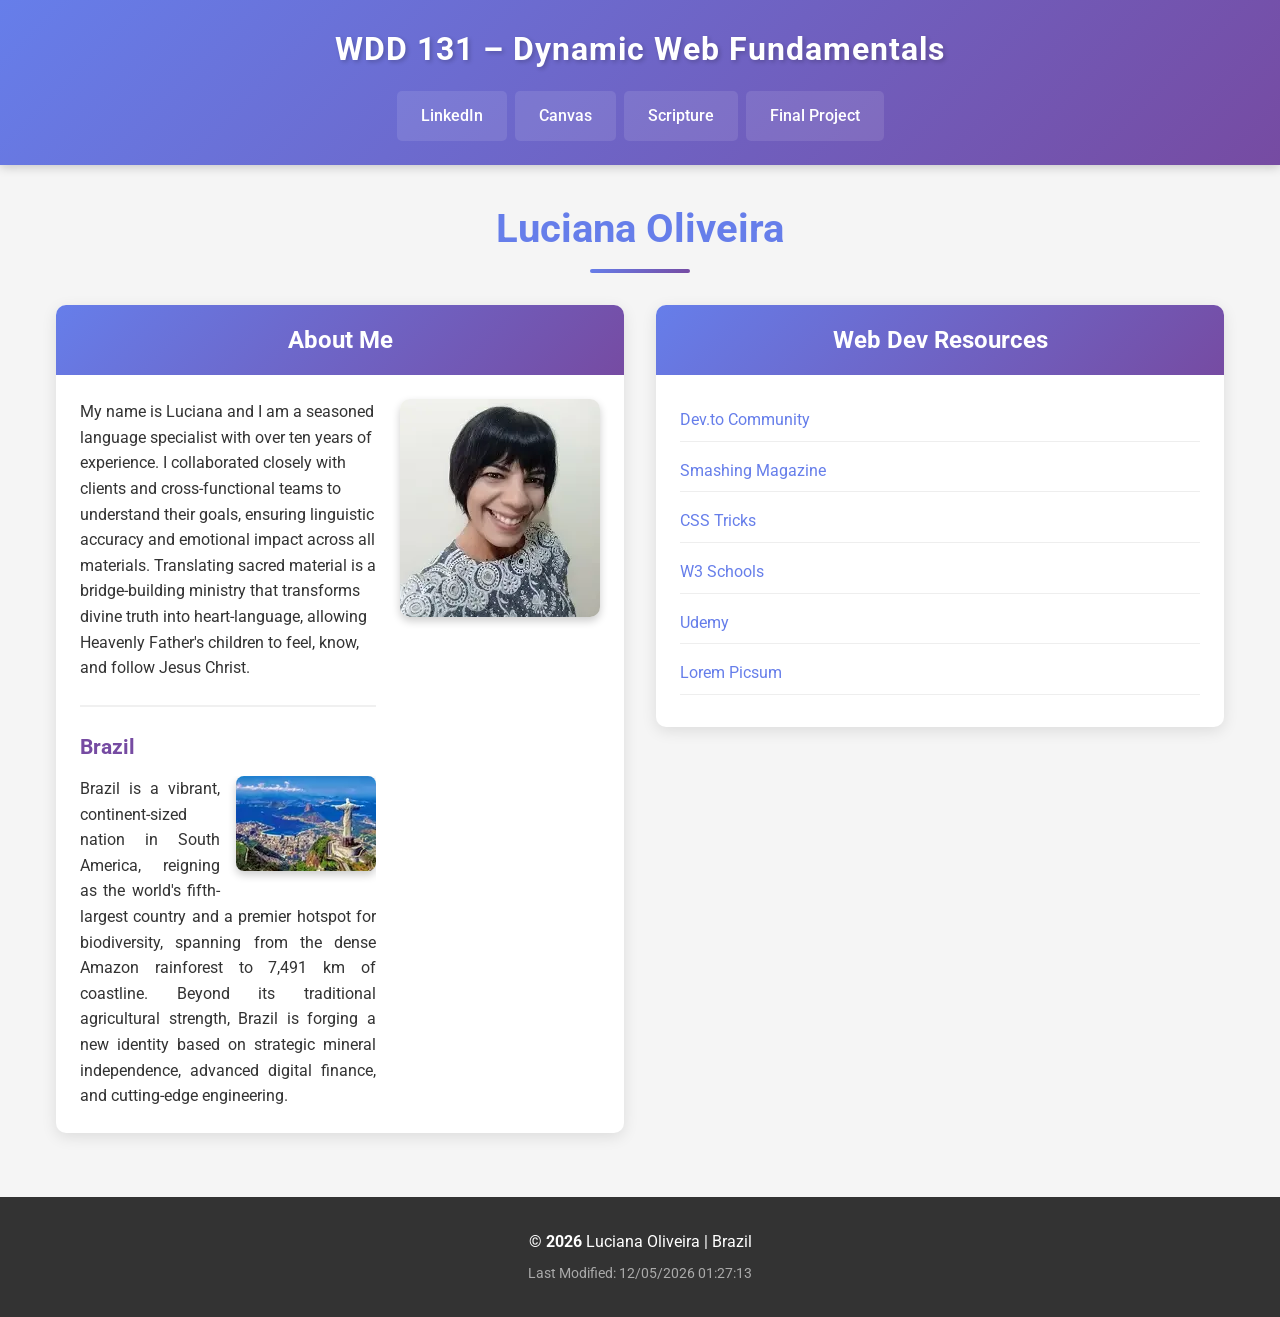
<file: index.html>
<!DOCTYPE html>
<html lang="en">
<head>
    <meta charset="UTF-8">
    <meta name="viewport" content="width=device-width, initial-scale=1.0">
    <title>WDD 131 – Dynamic Web Fundamentals – Luciana Oliveira</title>
    <meta name="description" content="WDD 131 – Dynamic Web Fundamentals - Luciana Oliveira - Keyword summary: web development, HTML, CSS, JavaScript, Brazil, language specialist, translation">
    <meta name="author" content="Luciana Oliveira">
    
    <!-- Google Fonts -->
    <link rel="preconnect" href="https://fonts.googleapis.com">
    <link rel="preconnect" href="https://fonts.gstatic.com" crossorigin>
    <link href="https://fonts.googleapis.com/css2?family=Roboto:wght@300;400;700&display=swap" rel="stylesheet">
    
    <!-- CSS -->
    <link rel="stylesheet" href="styles/base.css">
    
    <!-- JavaScript with defer -->
    <script src="scripts/getdates.js" defer></script>
</head>
<body>
    <header>
        <span id="course-title" class="course-title">WDD 131 – Dynamic Web Fundamentals</span>
        <nav>
            <a href="https://www.linkedin.com/in/luciana-oliveira-1a869325/" target="_blank">LinkedIn</a>
            <a href="https://byupw.instructure.com/" target="_blank">Canvas</a>
            <a href="https://www.churchofjesuschrist.org/study/scriptures/ot/ps/56?lang=eng&id=p3#p3" target="_blank">Scripture</a>
            <a href="#">Final Project</a>
        </nav>
    </header>

    <main>
        <h1>Luciana Oliveira</h1>
        
        <div class="cards-container">
            <!-- About Me Card -->
            <section class="card">
                <h2>About Me</h2>
                <div class="card-content about-card">
                    <div class="text-content">
                        <p>My name is Luciana and I am a seasoned language specialist with over ten years of experience. I collaborated closely with clients and cross-functional teams to understand their goals, ensuring linguistic accuracy and emotional impact across all materials. Translating sacred material is a bridge-building ministry that transforms divine truth into heart-language, allowing Heavenly Father's children to feel, know, and follow Jesus Christ.</p>
                        
                        <!-- Brazil section with image floating to the right -->
                        <div class="brazil-section">
                            <h3>Brazil</h3>
                            <div class="brazil-content">
                                <img src="images/cristo-redentor.webp" alt="Cristo Redentor - Brazil" class="brazil-flag-image" width="140" height="95">
                                <p>Brazil is a vibrant, continent-sized nation in South America, reigning as the world's fifth-largest country and a premier hotspot for biodiversity, spanning from the dense Amazon rainforest to 7,491 km of coastline. Beyond its traditional agricultural strength, Brazil is forging a new identity based on strategic mineral independence, advanced digital finance, and cutting-edge engineering.</p>
                            </div>
                        </div>
                    </div>
                    
                    <!-- Profile image on the right side -->
                    <div class="image-content profile-image">
                        <img src="images/profile.webp" alt="Luciana Oliveira - Language Specialist" width="200" height="218">
                    </div>
                </div>
            </section>

            <!-- Web Dev Resources Card -->
            <section class="card">
                <h2>Web Dev Resources</h2>
                <div class="card-content">
                    <div class="text-content">
                        <ul class="resources-list">
                            <li><a href="https://dev.to/" target="_blank">Dev.to Community</a></li>
                            <li><a href="https://www.smashingmagazine.com/" target="_blank">Smashing Magazine</a></li>
                            <li><a href="https://css-tricks.com/" target="_blank">CSS Tricks</a></li>
                            <li><a href="https://www.w3schools.com/" target="_blank">W3 Schools</a></li>
                            <li><a href="https://www.udemy.com/" target="_blank">Udemy</a></li>
                            <li><a href="https://picsum.photos/" target="_blank">Lorem Picsum</a></li>
                        </ul>
                    </div>
                </div>
            </section>
        </div>
    </main>

    <footer>
        <p>&copy; <span id="currentyear"></span> Luciana Oliveira | Brazil</p>
        <p id="lastModified"></p>
    </footer>
</body>
</html>
</file>
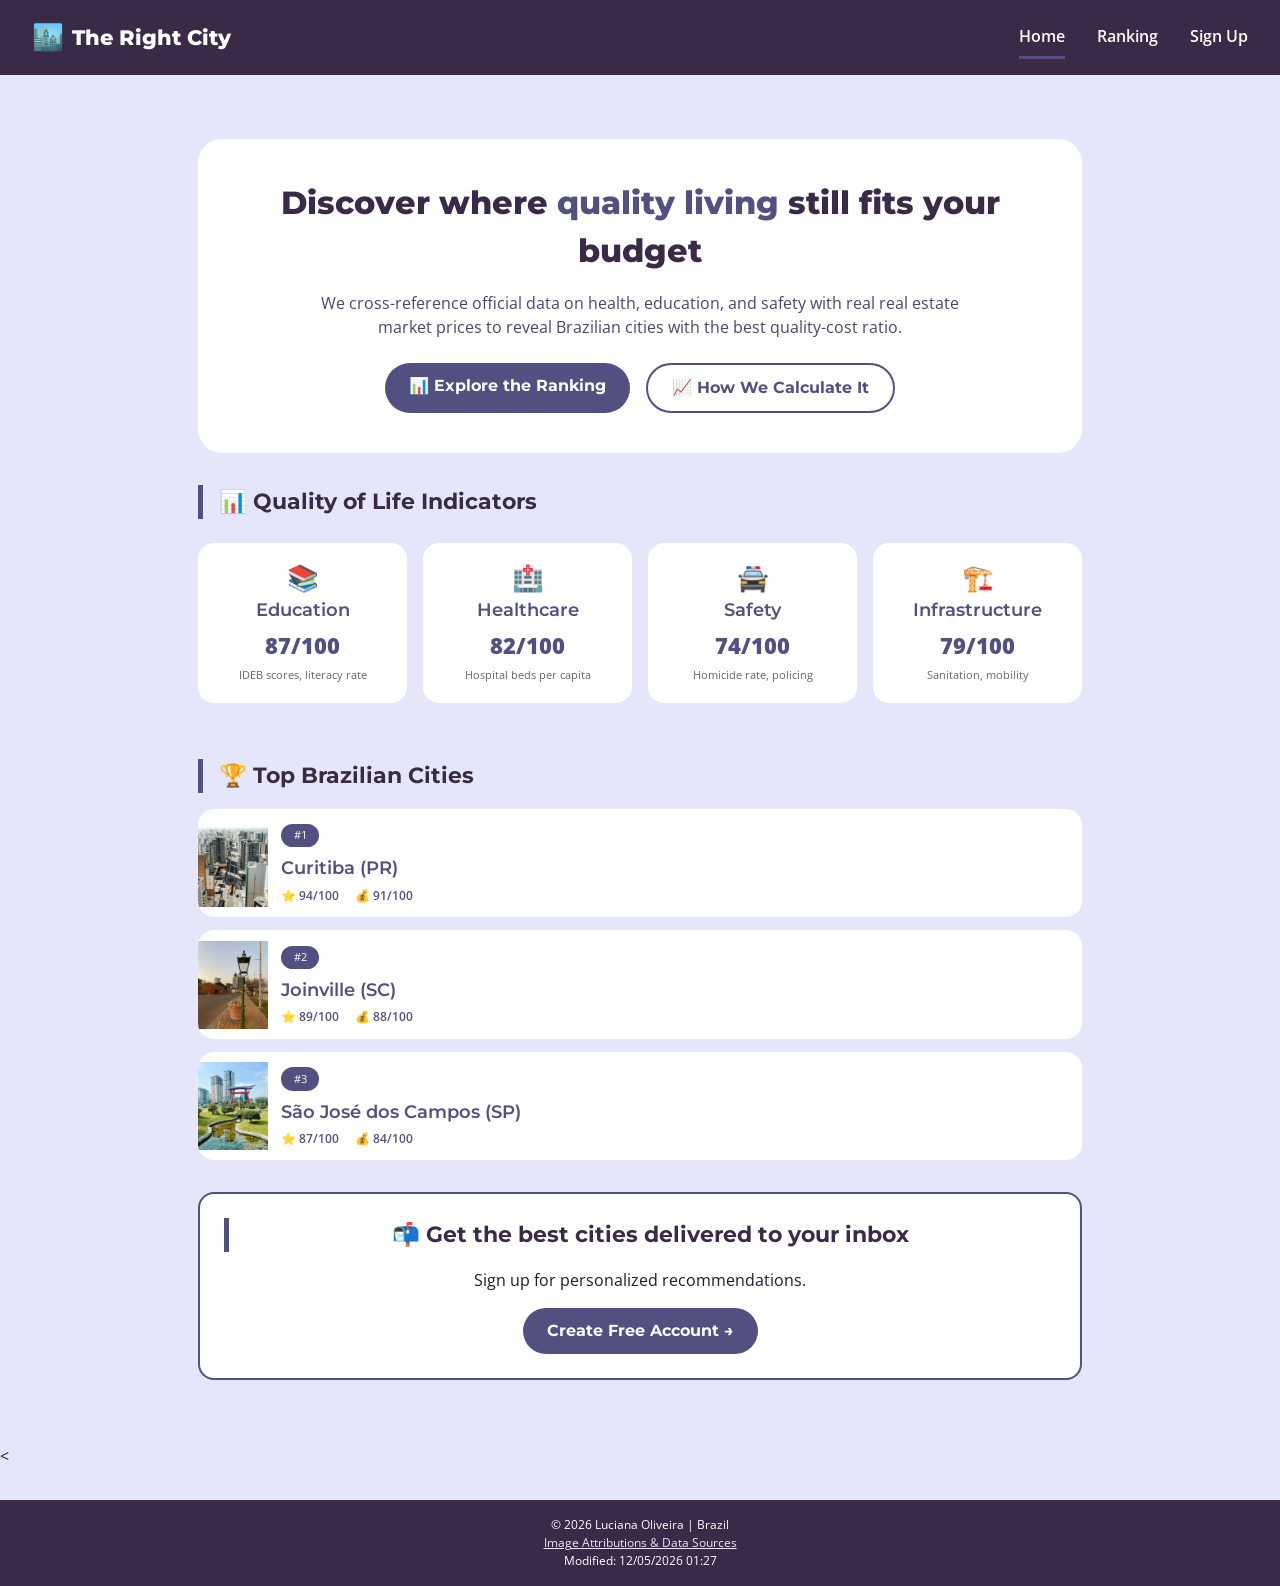
<file: project/index.html>
<!DOCTYPE html>
<html lang="en">
<head>
    <meta charset="UTF-8">
    <meta name="viewport" content="width=device-width, initial-scale=1.0">
    <meta name="author" content="Luciana Oliveira">
    <meta name="description" content="Discover Brazilian cities with the best quality of life and cost-benefit ratio. Data-driven rankings based on health, education, safety, and real estate prices.">
    <meta name="keywords" content="Brazil cities, quality of life, cost benefit, real estate Brazil">
    <!-- bfcache optimization -->
    <meta http-equiv="Cache-Control" content="no-cache, no-store, must-revalidate">
    <meta http-equiv="Pragma" content="no-cache">
    <meta http-equiv="Expires" content="0">
    <title>The Right City | Find Your Perfect Brazilian City</title>
    
    
    <link rel="preconnect" href="https://fonts.googleapis.com">
    <link rel="preconnect" href="https://fonts.gstatic.com" crossorigin>
    
    <!-- Load CSS first -->
    <link rel="stylesheet" href="styles/theright-city.css">
    
  
    <link rel="stylesheet" href="https://fonts.googleapis.com/css2?family=Montserrat:wght@400;500;600;700;800&family=Open+Sans:wght@400;500;600;700&display=swap" media="print" onload="this.media='all'">
    <noscript>
        <link href="https://fonts.googleapis.com/css2?family=Montserrat:wght@400;500;600;700;800&family=Open+Sans:wght@400;500;600;700&display=swap" rel="stylesheet">
    </noscript>
    
    <script src="scripts/theright-city.js" defer></script>
</head>
<body>
    <header>
        <div class="nav-container">
            <a href="index.html" class="logo" aria-label="The Right City Home">
                <span aria-hidden="true">🏙️</span> The Right City
            </a>
            <nav class="nav-links" aria-label="Main navigation">
                <a href="index.html" aria-current="page">Home</a>
                <a href="ranking.html">Ranking</a>
                <a href="signup.html">Sign Up</a>
            </nav>
        </div>
    </header>

    <main class="container" id="main-content">
        <div class="hero">
            <div class="hero-content">
                <h1>Discover where <span class="highlight-text">quality living</span> still fits your budget</h1>
                <p>We cross-reference official data on health, education, and safety with real real estate market prices to reveal Brazilian cities with the best quality-cost ratio.</p>
                <div class="hero-buttons">
                    <a href="ranking.html" class="btn btn-primary">📊 Explore the Ranking</a>
                    <a href="#" class="btn btn-outline" id="howItWorksBtn" aria-label="Learn how we calculate rankings" aria-expanded="false" aria-controls="explanationSection">📈 How We Calculate It</a>
                </div>
            </div>
        </div>

        <h2>📊 Quality of Life Indicators</h2>
        <div class="cards-grid" id="indicatorsContainer" aria-label="Quality indicators cards"></div>

        <div id="explanationSection" class="explanation-section" aria-label="Explanation of calculation methodology">
            <h2>📊 How We Calculate It</h2>
            <div class="explanation-grid">
                <div class="explanation-card">
                    <h3>📚 Education</h3>
                    <p class="explanation-text">IDEB scores, literacy rate</p>
                </div>
                <div class="explanation-card">
                    <h3>🏥 Healthcare</h3>
                    <p class="explanation-text">Hospital beds per capita</p>
                </div>
                <div class="explanation-card">
                    <h3>🚔 Safety</h3>
                    <p class="explanation-text">Homicide rate, policing</p>
                </div>
                <div class="explanation-card">
                    <h3>🏗️ Infrastructure</h3>
                    <p class="explanation-text">Sanitation, mobility</p>
                </div>
                <div class="explanation-card">
                    <h3>💰 Cost-Benefit</h3>
                    <p class="explanation-text">Rent prices, property values</p>
                </div>
            </div>
            <p class="explanation-footer"><strong>Data sources:</strong> IBGE, INEP, Ministry of Health</p>
        </div>

        <h2>🏆 Top Brazilian Cities</h2>
        <div id="topCitiesPreview" aria-label="Preview of top ranked cities"></div>

        <div class="cta-box">
            <h2>📬 Get the best cities delivered to your inbox</h2>
            <p>Sign up for personalized recommendations.</p>
            <a href="signup.html" class="btn btn-primary cta-button" aria-label="Create free account">Create Free Account →</a>
        </div>
    </main>

    <<footer>
        <p>&copy; <span id="currentyear"></span> Luciana Oliveira | Brazil</p>
        <p><a href="attribution.html">Image Attributions &amp; Data Sources</a></p>
        <p id="lastModified"></p>
    </footer>
</body>
</html>
</file>
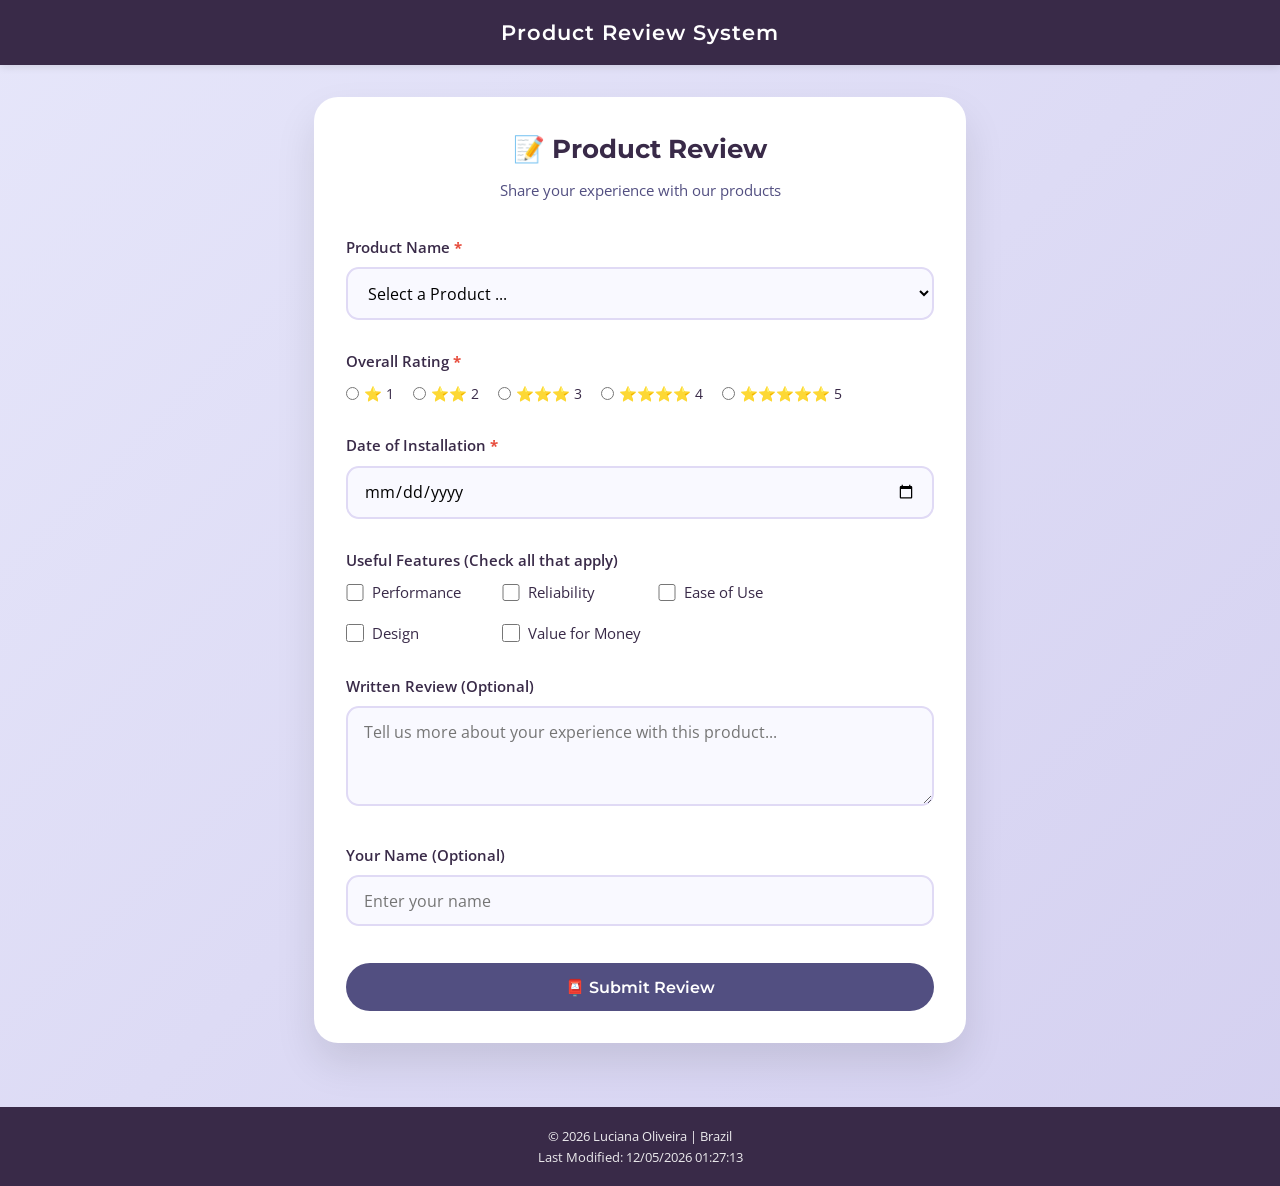
<file: form.html>
<!DOCTYPE html>
<html lang="en">
<head>
    <meta charset="UTF-8">
    <meta name="viewport" content="width=device-width, initial-scale=1.0">
    <meta name="author" content="Luciana Oliveira">
    <meta name="description" content="Product review form - Share your feedback on our products">
    <title>Product Review Form</title>
    <link rel="preconnect" href="https://fonts.googleapis.com">
    <link rel="preconnect" href="https://fonts.gstatic.com" crossorigin>
    <link href="https://fonts.googleapis.com/css2?family=Montserrat:wght@400;500;600;700;800&family=Open+Sans:wght@400;500;600;700&display=swap" rel="stylesheet">
    <link rel="stylesheet" href="styles/form.css">
</head>
<body>
    <!-- Header element - required by validator, minimal design -->
    <header>
        <div class="header-container">
            <h1 class="header-title">Product Review System</h1>
        </div>
    </header>

    <main class="container">
        <div class="form-card">
            <h2>📝 Product Review</h2>
            <p class="subtitle">Share your experience with our products</p>
            
            <form id="reviewForm" method="get" action="review.html">
                <!-- Product Name - Select element -->
                <div class="form-group">
                    <label for="productName" class="required-label">Product Name</label>
                    <select id="productName" name="productName" required>
                        <option value="" disabled selected>Select a Product ...</option>
                    </select>
                </div>
                
                <!-- Overall Rating - Radio buttons (1-5 stars) -->
                <div class="form-group">
                    <label class="required-label">Overall Rating</label>
                    <div class="rating-simple">
                        <div class="rating-item">
                            <input type="radio" id="rating1" name="rating" value="1" required>
                            <label for="rating1">⭐ 1</label>
                        </div>
                        <div class="rating-item">
                            <input type="radio" id="rating2" name="rating" value="2" required>
                            <label for="rating2">⭐⭐ 2</label>
                        </div>
                        <div class="rating-item">
                            <input type="radio" id="rating3" name="rating" value="3" required>
                            <label for="rating3">⭐⭐⭐ 3</label>
                        </div>
                        <div class="rating-item">
                            <input type="radio" id="rating4" name="rating" value="4" required>
                            <label for="rating4">⭐⭐⭐⭐ 4</label>
                        </div>
                        <div class="rating-item">
                            <input type="radio" id="rating5" name="rating" value="5" required>
                            <label for="rating5">⭐⭐⭐⭐⭐ 5</label>
                        </div>
                    </div>
                </div>
                
                <!-- Date of Installation -->
                <div class="form-group">
                    <label for="installDate" class="required-label">Date of Installation</label>
                    <input type="date" id="installDate" name="installDate" required>
                </div>
                
                <!-- Useful Features - Checkboxes -->
                <div class="form-group">
                    <label>Useful Features (Check all that apply)</label>
                    <div class="checkbox-group">
                        <div class="checkbox-option">
                            <input type="checkbox" id="featurePerformance" name="features" value="performance">
                            <label for="featurePerformance">Performance</label>
                        </div>
                        <div class="checkbox-option">
                            <input type="checkbox" id="featureReliability" name="features" value="reliability">
                            <label for="featureReliability">Reliability</label>
                        </div>
                        <div class="checkbox-option">
                            <input type="checkbox" id="featureEaseOfUse" name="features" value="easeOfUse">
                            <label for="featureEaseOfUse">Ease of Use</label>
                        </div>
                        <div class="checkbox-option">
                            <input type="checkbox" id="featureDesign" name="features" value="design">
                            <label for="featureDesign">Design</label>
                        </div>
                        <div class="checkbox-option">
                            <input type="checkbox" id="featureValue" name="features" value="value">
                            <label for="featureValue">Value for Money</label>
                        </div>
                    </div>
                </div>
                
                <!-- Written Review - Textarea -->
                <div class="form-group">
                    <label for="writtenReview">Written Review (Optional)</label>
                    <textarea id="writtenReview" name="writtenReview" placeholder="Tell us more about your experience with this product..."></textarea>
                </div>
                
                <!-- User Name - Text input -->
                <div class="form-group">
                    <label for="userName">Your Name (Optional)</label>
                    <input type="text" id="userName" name="userName" placeholder="Enter your name">
                </div>
                
                <!-- Submit Button -->
                <button type="submit" class="submit-btn">📮 Submit Review</button>
            </form>
        </div>
    </main>
    
    <footer>
        <p>&copy; <span id="currentyear"></span> Luciana Oliveira | Brazil</p>
        <p id="lastModified"></p>
    </footer>
    
    <script src="scripts/form.js"></script>
</body>
</html>
</file>
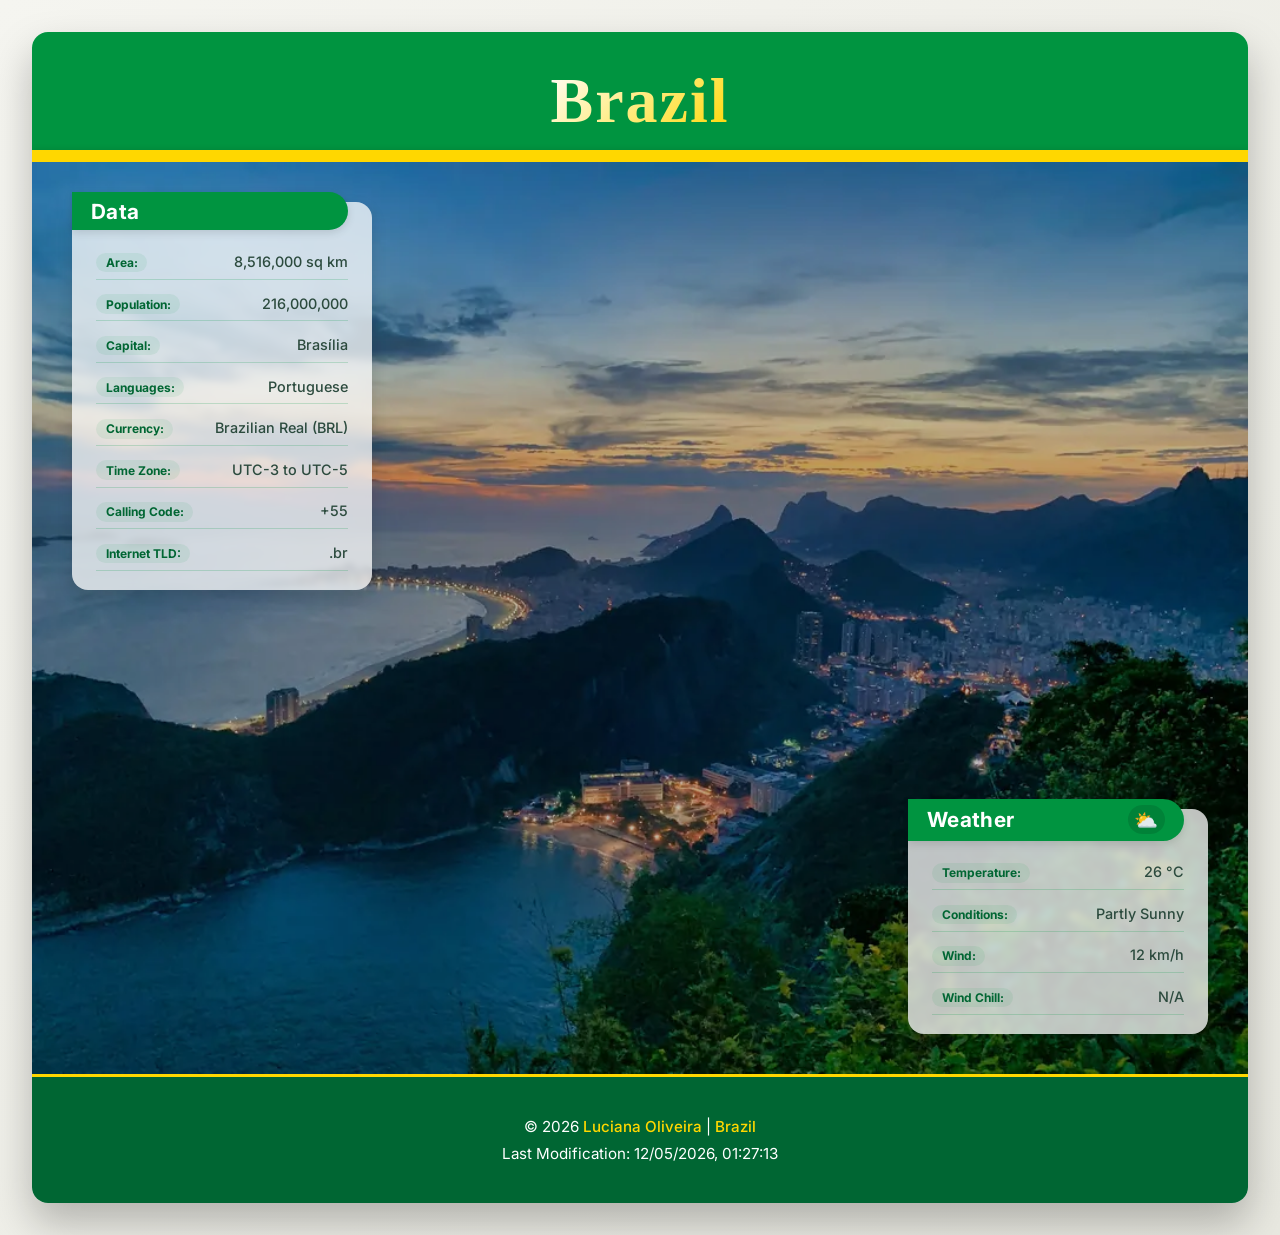
<file: place.html>
<!DOCTYPE html>
<html lang="en">
<head>
  <meta charset="UTF-8">
  <meta name="viewport" content="width=device-width, initial-scale=1.0">
  <title>Brazil | Country Page</title>
  <meta name="description" content="Discover Brazil: vibrant culture, stunning landscapes, and the rhythm of samba.">
  <link rel="stylesheet" href="styles/place.css">
  <link href="https://fonts.googleapis.com/css2?family=Inter:opsz,wght@14..32,300;14..32,400;14..32,600;14..32,700&display=swap" rel="stylesheet">
</head>
<body>
  <div class="country-container">
    <!-- Header with green strip and yellow border -->
    <header class="page-header">
      <h1>Brazil</h1>
      <div class="yellow-border"></div>
    </header>

    <!-- Hero section with individually positioned boxes -->
    <div class="hero-section">
      <picture class="hero-image">
        <source srcset="images/rio_de_janeiro.webp" media="(max-width: 640px)">
        <source srcset="images/rio_de_janeiro.webp" media="(max-width: 1024px)">
        <source srcset="images/rio_de_janeiro.webp">
        <img src="images/rio_de_janeiro.webp" alt="Rio de Janeiro with Sugarloaf Mountain" loading="eager">
      </picture>
      
      <div class="overlay-content">
        <!-- Data Section - positioned top-left -->
        <div class="data-card">
          <h2>Data</h2>
          <div class="info-list">
            <div class="info-item">
              <span class="info-label">Area:</span>
              <span class="info-value">8,516,000 sq km</span>
            </div>
            <div class="info-item">
              <span class="info-label">Population:</span>
              <span class="info-value">216,000,000</span>
            </div>
            <div class="info-item">
              <span class="info-label">Capital:</span>
              <span class="info-value">Brasília</span>
            </div>
            <div class="info-item">
              <span class="info-label">Languages:</span>
              <span class="info-value">Portuguese</span>
            </div>
            <div class="info-item">
              <span class="info-label">Currency:</span>
              <span class="info-value">Brazilian Real (BRL)</span>
            </div>
            <div class="info-item">
              <span class="info-label">Time Zone:</span>
              <span class="info-value">UTC-3 to UTC-5</span>
            </div>
            <div class="info-item">
              <span class="info-label">Calling Code:</span>
              <span class="info-value">+55</span>
            </div>
            <div class="info-item">
              <span class="info-label">Internet TLD:</span>
              <span class="info-value">.br</span>
            </div>
          </div>
        </div>

        <!-- Weather Section - positioned bottom-right -->
        <div class="weather-card">
          <h2>
            Weather
            <!-- Mobile SVG icon (visible on mobile only) -->
            <span class="mobile-weather-icon">
              <img src="images/weather-svgrepo-com.svg" alt="weather icon" width="28" height="28">
            </span>
          </h2>
          <div class="info-list">
            <div class="info-item">
              <span class="info-label">Temperature:</span>
              <span class="info-value" id="temperature">26 °C</span>
            </div>
            <div class="info-item">
              <span class="info-label">Conditions:</span>
              <span class="info-value">Partly Sunny</span>
            </div>
            <div class="info-item">
              <span class="info-label">Wind:</span>
              <span class="info-value" id="wind-speed">12 km/h</span>
            </div>
            <div class="info-item">
              <span class="info-label">Wind Chill:</span>
              <span class="info-value" id="wind-chill">--</span>
            </div>
          </div>
        </div>
      </div>
    </div>

    <!-- Footer -->
    <footer class="page-footer">
      <p>© <span id="current-year"></span> <a href="#">Luciana Oliveira</a> | <a href="#">Brazil</a></p>
      <p>Last Modification: <span id="last-modified"></span></p>
    </footer>
  </div>

  <script src="scripts/place.js" defer></script>
</body>
</html>
</file>
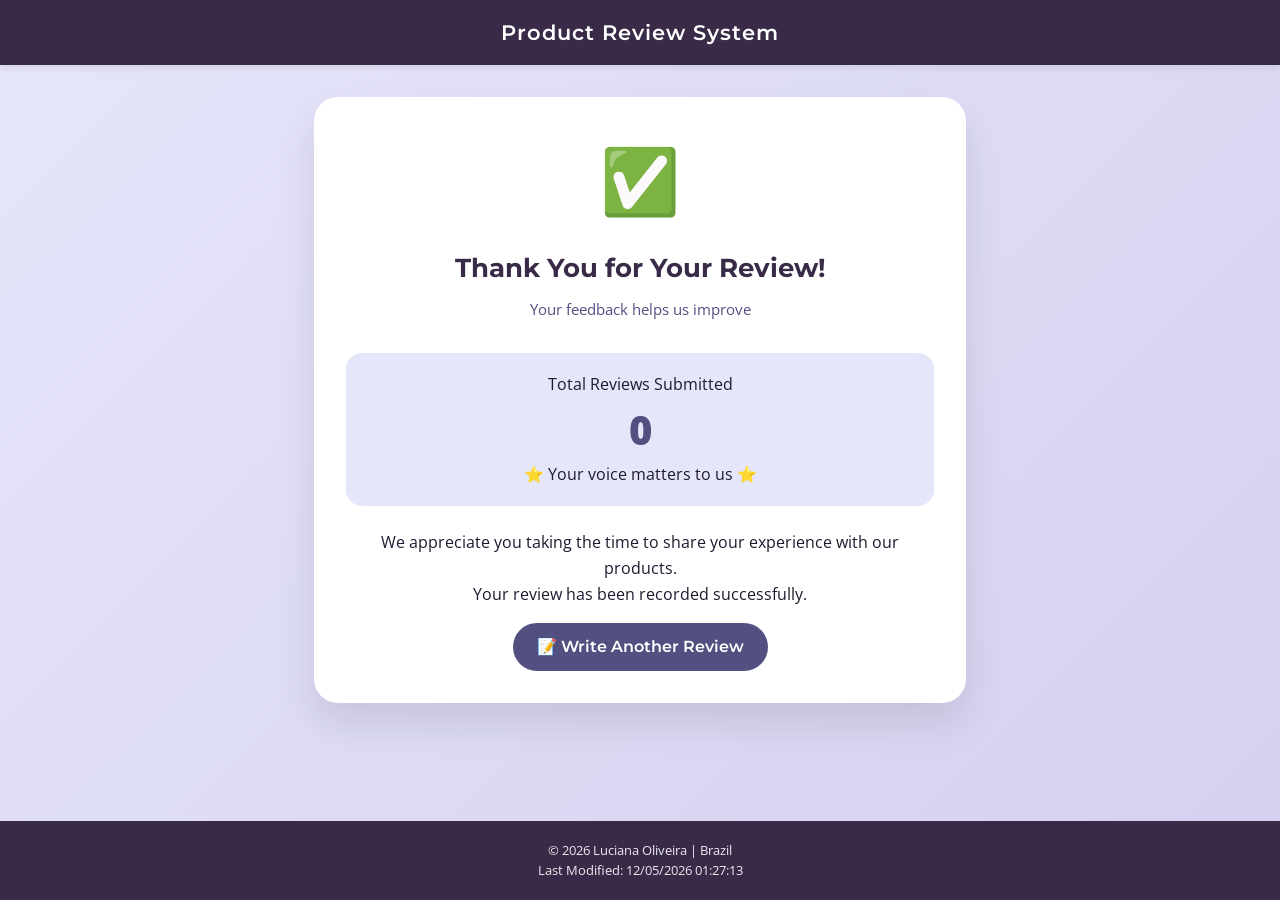
<file: review.html>
<!DOCTYPE html>
<html lang="en">
<head>
    <meta charset="UTF-8">
    <meta name="viewport" content="width=device-width, initial-scale=1.0">
    <meta name="author" content="Luciana Oliveira">
    <meta name="description" content="Review confirmation page - Thank you for your feedback">
    <title>Review Submitted</title>
    <link rel="preconnect" href="https://fonts.googleapis.com">
    <link rel="preconnect" href="https://fonts.gstatic.com" crossorigin>
    <link href="https://fonts.googleapis.com/css2?family=Montserrat:wght@400;500;600;700;800&family=Open+Sans:wght@400;500;600;700&display=swap" rel="stylesheet">
    <link rel="stylesheet" href="styles/form.css">
</head>
<body>
    <!-- Header element - required by validator, minimal design -->
    <header>
        <div class="header-container">
            <h1 class="header-title">Product Review System</h1>
        </div>
    </header>

    <main class="container">
        <div class="form-card review-card">
            <div class="success-icon">✅</div>
            <h2>Thank You for Your Review!</h2>
            <p class="subtitle">Your feedback helps us improve</p>
            
            <div class="review-stats">
                <p>Total Reviews Submitted</p>
                <div class="counter" id="reviewCount">0</div>
                <p>⭐ Your voice matters to us ⭐</p>
            </div>
            
            <p>We appreciate you taking the time to share your experience with our products.</p>
            <p>Your review has been recorded successfully.</p>
            
            <a href="form.html" class="btn-back">📝 Write Another Review</a>
        </div>
    </main>
    
    <footer>
        <p>&copy; <span id="currentyear"></span> Luciana Oliveira | Brazil</p>
        <p id="lastModified"></p>
    </footer>
    
    <script src="scripts/form.js"></script>
</body>
</html>
</file>
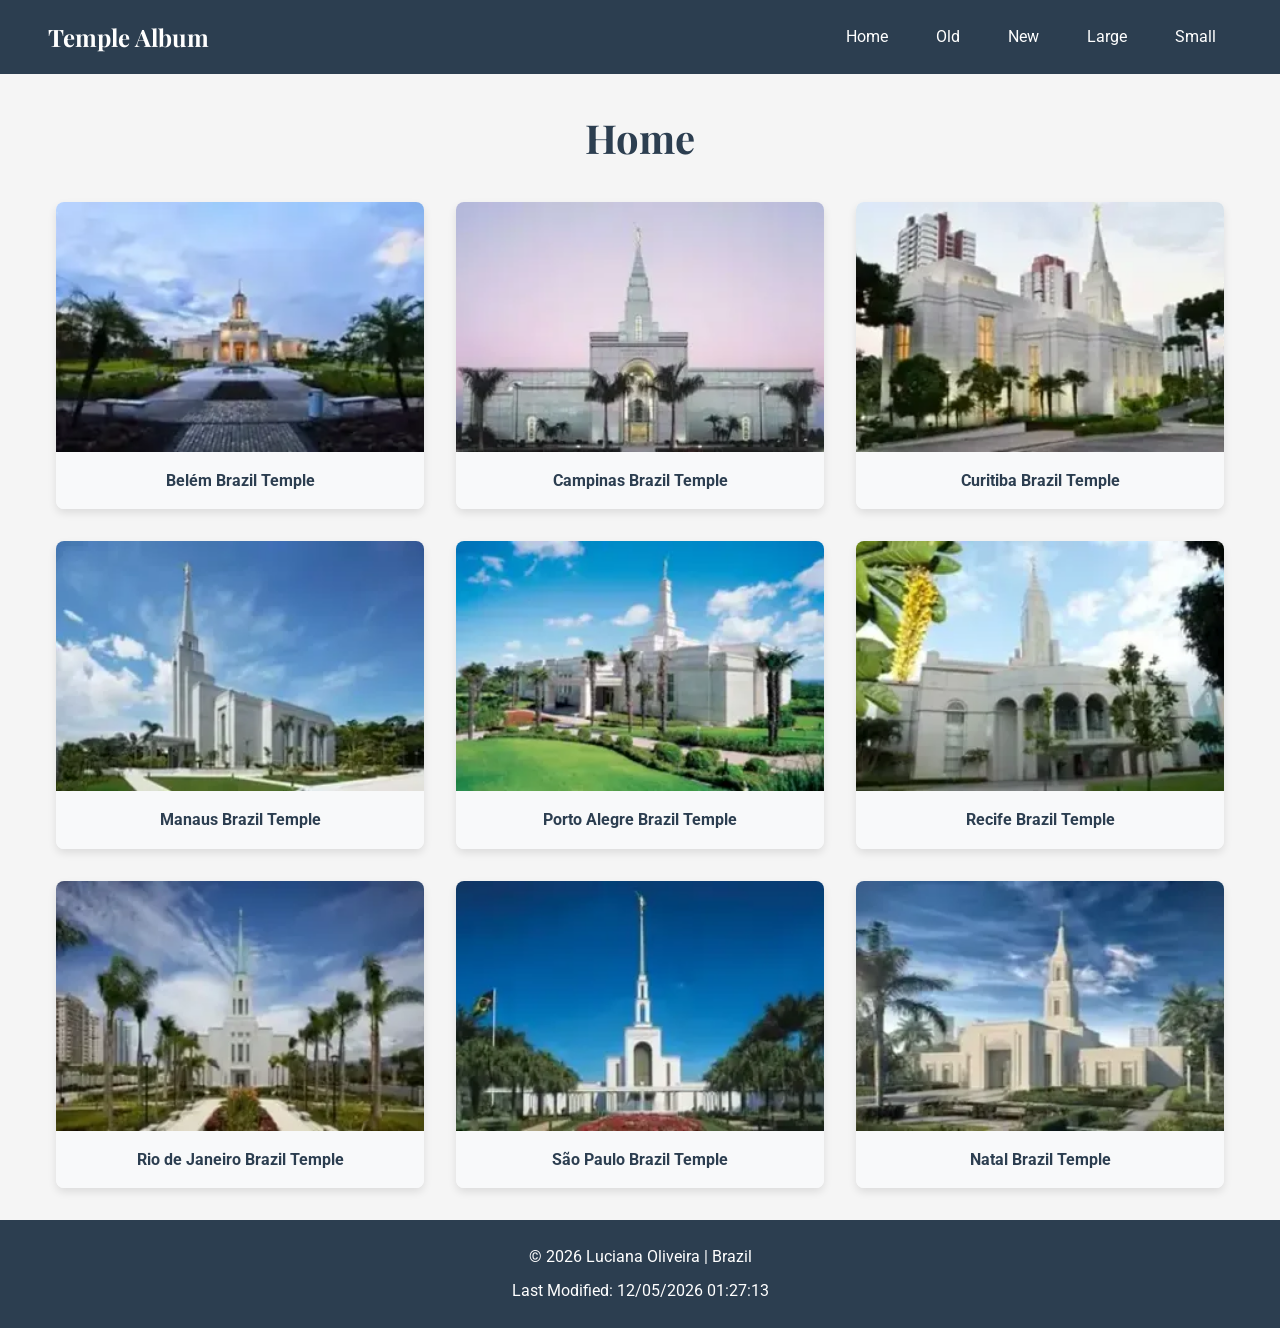
<file: temples.html>
<!DOCTYPE html>
<html lang="en">
<head>
    <meta charset="UTF-8">
    <meta name="viewport" content="width=device-width, initial-scale=1.0">
    <title>Picture Album</title>
    <meta name="description" content="Temple Album showcasing LDS temples in Brazil">
    <meta name="author" content="Luciana Oliveira">

    <!-- Google Fonts -->
    <link rel="preconnect" href="https://fonts.googleapis.com">
    <link rel="preconnect" href="https://fonts.gstatic.com" crossorigin type="text/css">
    <link href="https://fonts.googleapis.com/css2?family=Roboto:wght@300;400;700&family=Playfair+Display:wght@400;700&display=swap" rel="stylesheet" type="text/css">
    
    <!-- CSS files -->
    <link rel="stylesheet" type="text/css" href="styles/temples.css">
    <link rel="stylesheet" type="text/css" href="styles/temples-large.css">
    
    <!-- JavaScript -->
    <script src="scripts/temples.js" defer></script>
</head>
<body>
    <header>
        <h1>Temple Album</h1>
        <button id="menu" aria-label="Menu">☰</button>
        <nav class="navigation">
            <ul>
                <li><a href="#">Home</a></li>
                <li><a href="#">Old</a></li>
                <li><a href="#">New</a></li>
                <li><a href="#">Large</a></li>
                <li><a href="#">Small</a></li>
            </ul>
        </nav>
    </header>
    
    <main>
        <h2>Home</h2>
        <div class="temple-grid">
            <figure>
                <img src="images/belem_brazil_temple_exterior.webp" alt="Belem Brazil Temple" width="300" height="200" loading="lazy">
                <figcaption>Belém Brazil Temple</figcaption>
            </figure>
            
            <figure>
                <img src="images/campinas_brazil_temple_lds.webp" alt="Campinas Brazil Temple" width="300" height="200" loading="lazy">
                <figcaption>Campinas Brazil Temple</figcaption>
            </figure>
            
            <figure>
                <img src="images/curitiba_brazil_temple.webp" alt="Curitiba Brazil Temple"  width="300" height="200" loading="lazy">
                <figcaption>Curitiba Brazil Temple</figcaption>
            </figure>
            
            <figure>
                <img src="images/manaus_brazil_temple_lds.webp" alt="Manaus Brazil Temple" width="300" height="200" loading="lazy">
                <figcaption>Manaus Brazil Temple</figcaption>
            </figure>
            
            <figure>
                <img src="images/porto_alegre_brazil_temple_lds.webp" alt="Porto Alegre Brazil Temple" width="300" height="200" loading="lazy">
                <figcaption>Porto Alegre Brazil Temple</figcaption>
            </figure>
            
            <figure>
                <img src="images/recife_brazil_temple_lds.webp" alt="Recife Brazil Temple" width="300" height="200" loading="lazy">
                <figcaption>Recife Brazil Temple</figcaption>
            </figure>
            
            <figure>
                <img src="images/rio_de_janeiro_brazil_temple.webp" alt="Rio de Janeiro Brazil Temple" width="300" height="200" loading="lazy">
                <figcaption>Rio de Janeiro Brazil Temple</figcaption>
            </figure>
            
            <figure>
                <img src="images/sao_paulo_brazil_temple_lds.webp" alt="Sao Paulo Brazil Temple" width="300" height="200" loading="lazy">
                <figcaption>São Paulo Brazil Temple</figcaption>
            </figure>
            
            <figure>
                <img src="images/temple_natal_brazil_temple.webp" alt="Natal Brazil Temple" width="300" height="200" loading="lazy">
                <figcaption>Natal Brazil Temple</figcaption>
            </figure>
        </div>
    </main>
    
    <footer>
        <p>&copy; <span id="currentyear"></span> Luciana Oliveira | Brazil</p>
        <p id="lastModified"></p>
    </footer>
</body>
</html>
</file>
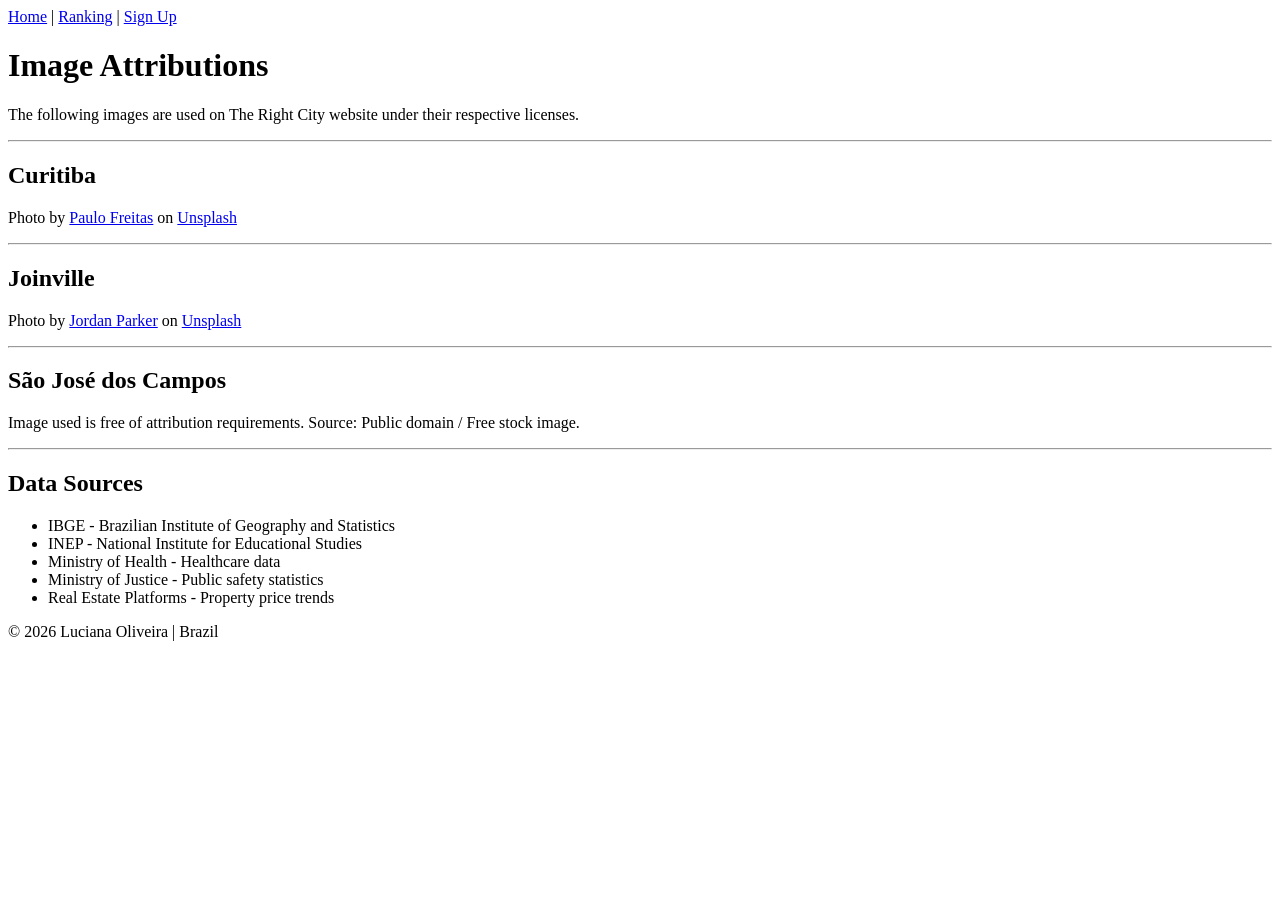
<file: project/attribution.html>
<!DOCTYPE html>
<html lang="en">
<head>
    <meta charset="UTF-8">
    <meta name="viewport" content="width=device-width, initial-scale=1.0">
    <meta name="author" content="Luciana Oliveira">
    <meta name="description" content="Image attributions and references for The Right City website">
    <title>The Right City | Image Attributions</title>
</head>
<body>
    <header>
        <nav>
            <a href="index.html">Home</a> |
            <a href="ranking.html">Ranking</a> |
            <a href="signup.html">Sign Up</a>
        </nav>
    </header>

    <main>
        <h1>Image Attributions</h1>
        <p>The following images are used on The Right City website under their respective licenses.</p>

        <hr>

        <h2>Curitiba</h2>
        <p>Photo by <a href="https://unsplash.com/pt-br/@paulofreitasph?utm_source=unsplash&utm_medium=referral&utm_content=creditCopyText" target="_blank" rel="noopener noreferrer">Paulo Freitas</a> on <a href="https://unsplash.com/pt-br/fotografias/uma-cidade-com-edificios-altos-y3x-26kay0w?utm_source=unsplash&utm_medium=referral&utm_content=creditCopyText" target="_blank" rel="noopener noreferrer">Unsplash</a></p>

        <hr>

        <h2>Joinville</h2>
        <p>Photo by <a href="https://unsplash.com/pt-br/@jordanhaley?utm_source=unsplash&utm_medium=referral&utm_content=creditCopyText" target="_blank" rel="noopener noreferrer">Jordan Parker</a> on <a href="https://unsplash.com/pt-br/fotografias/um-poste-de-luz-com-um-vaso-de-plantas-ao-lado-dele-TlEqXe3LrJ8?utm_source=unsplash&utm_medium=referral&utm_content=creditCopyText" target="_blank" rel="noopener noreferrer">Unsplash</a></p>

        <hr>

        <h2>São José dos Campos</h2>
        <p>Image used is free of attribution requirements. Source: Public domain / Free stock image.</p>

        <hr>

        <h2>Data Sources</h2>
        <ul>
            <li>IBGE - Brazilian Institute of Geography and Statistics</li>
            <li>INEP - National Institute for Educational Studies</li>
            <li>Ministry of Health - Healthcare data</li>
            <li>Ministry of Justice - Public safety statistics</li>
            <li>Real Estate Platforms - Property price trends</li>
        </ul>
    </main>

    <footer>
        <p>&copy; 2026 Luciana Oliveira | Brazil</p>
    </footer>
</body>
</html>
</file>
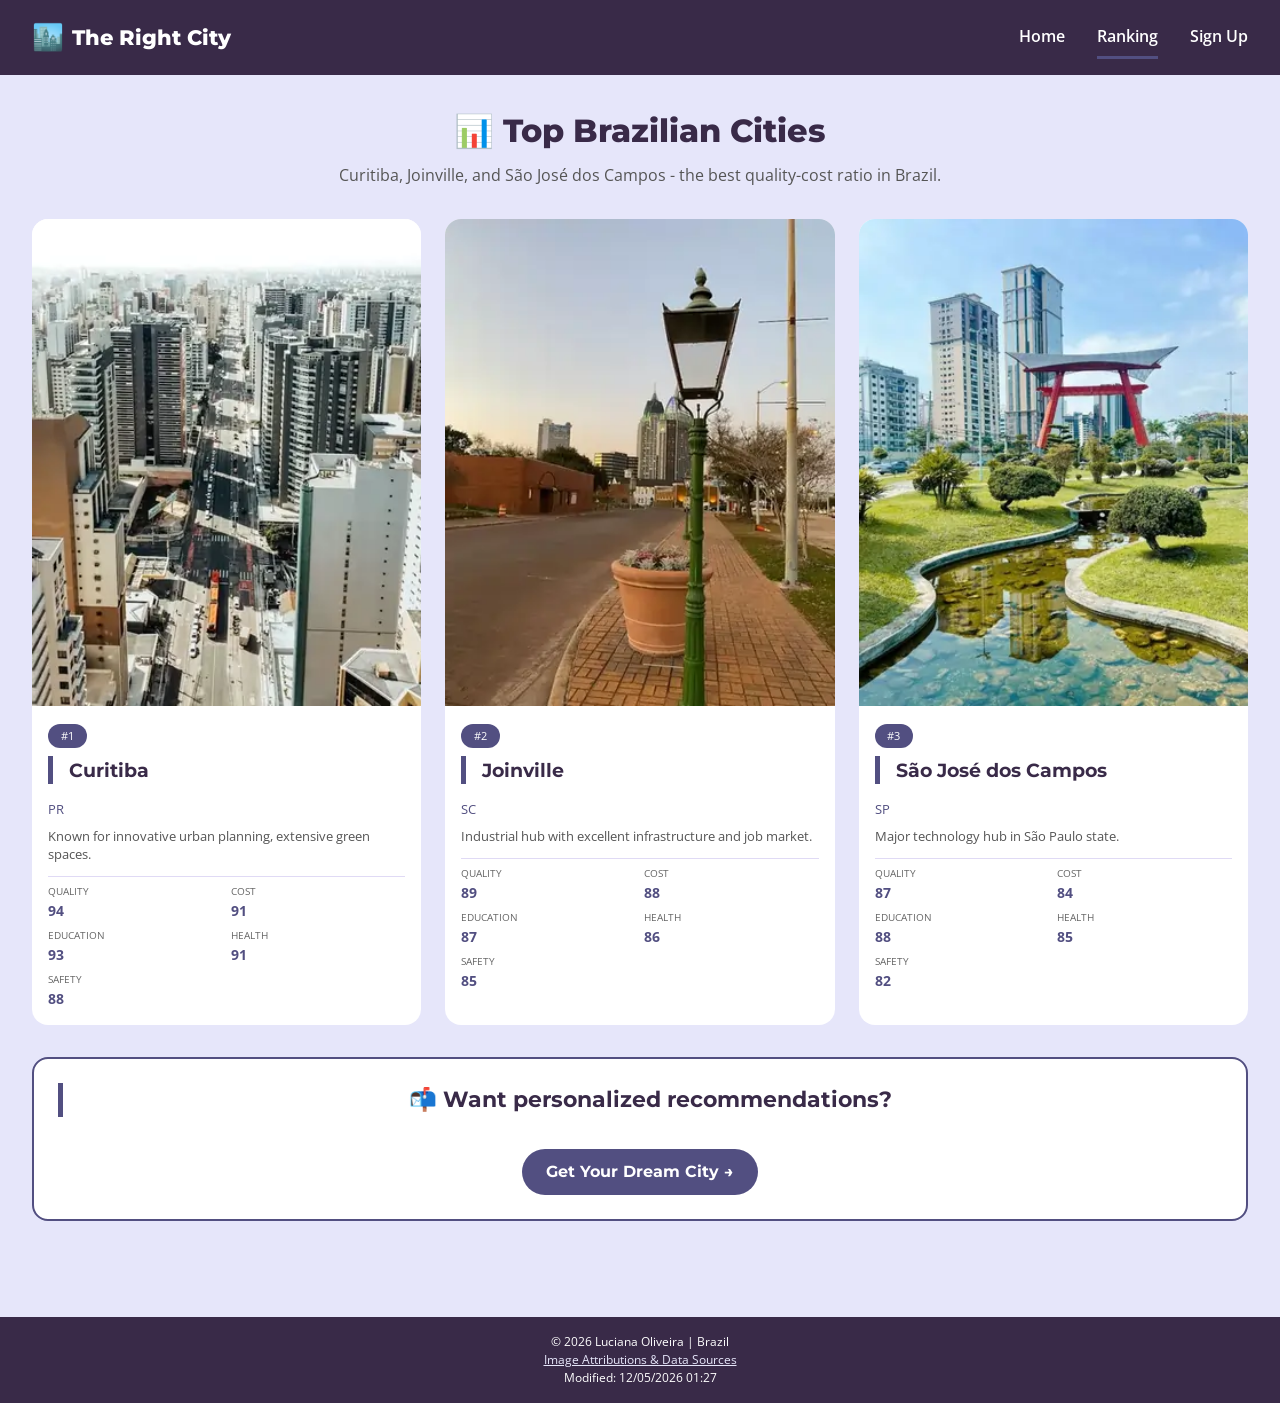
<file: project/ranking.html>
<!DOCTYPE html>
<html lang="en">
<head>
    <meta charset="UTF-8">
    <meta name="viewport" content="width=device-width, initial-scale=1.0">
    <meta name="author" content="Luciana Oliveira">
    <meta name="description" content="Complete ranking of Brazilian cities by quality of life and cost-benefit. Compare Curitiba, Joinville, and São José dos Campos.">
    <meta name="keywords" content="city ranking, Brazil quality of life, Curitiba, Joinville">
    <title>The Right City | City Ranking</title>
    
    <link rel="preconnect" href="https://fonts.googleapis.com">
    <link rel="preconnect" href="https://fonts.gstatic.com" crossorigin>
    
    <link rel="stylesheet" href="styles/theright-city.css">
    
    <link rel="stylesheet" href="https://fonts.googleapis.com/css2?family=Montserrat:wght@400;500;600;700;800&family=Open+Sans:wght@400;500;600;700&display=swap" media="print" onload="this.media='all'">
    <noscript>
        <link href="https://fonts.googleapis.com/css2?family=Montserrat:wght@400;500;600;700;800&family=Open+Sans:wght@400;500;600;700&display=swap" rel="stylesheet">
    </noscript>
    
    <script src="scripts/theright-city.js" defer></script>
</head>
<body>
    <header>
        <div class="nav-container">
            <a href="index.html" class="logo" aria-label="The Right City Home">
                <span aria-hidden="true">🏙️</span> The Right City
            </a>
            <nav class="nav-links" aria-label="Main navigation">
                <a href="index.html">Home</a>
                <a href="ranking.html" aria-current="page">Ranking</a>
                <a href="signup.html">Sign Up</a>
            </nav>
        </div>
    </header>

    <main class="container" id="main-content">
        <h1>📊 Top Brazilian Cities</h1>
        <p class="ranking-subtitle">Curitiba, Joinville, and São José dos Campos - the best quality-cost ratio in Brazil.</p>
        <div class="cities-grid" id="rankingContainer" aria-label="City ranking cards"></div>
        <div class="cta-box ranking-cta">
            <h2>📬 Want personalized recommendations?</h2>
            <a href="signup.html" class="btn btn-primary cta-button" aria-label="Get personalized city recommendations">Get Your Dream City →</a>
        </div>
    </main>

    <footer>
        <p>&copy; <span id="currentyear"></span> Luciana Oliveira | Brazil</p>
        <p><a href="attribution.html">Image Attributions &amp; Data Sources</a></p>
        <p id="lastModified"></p>
    </footer>
</body>
</html>
</file>
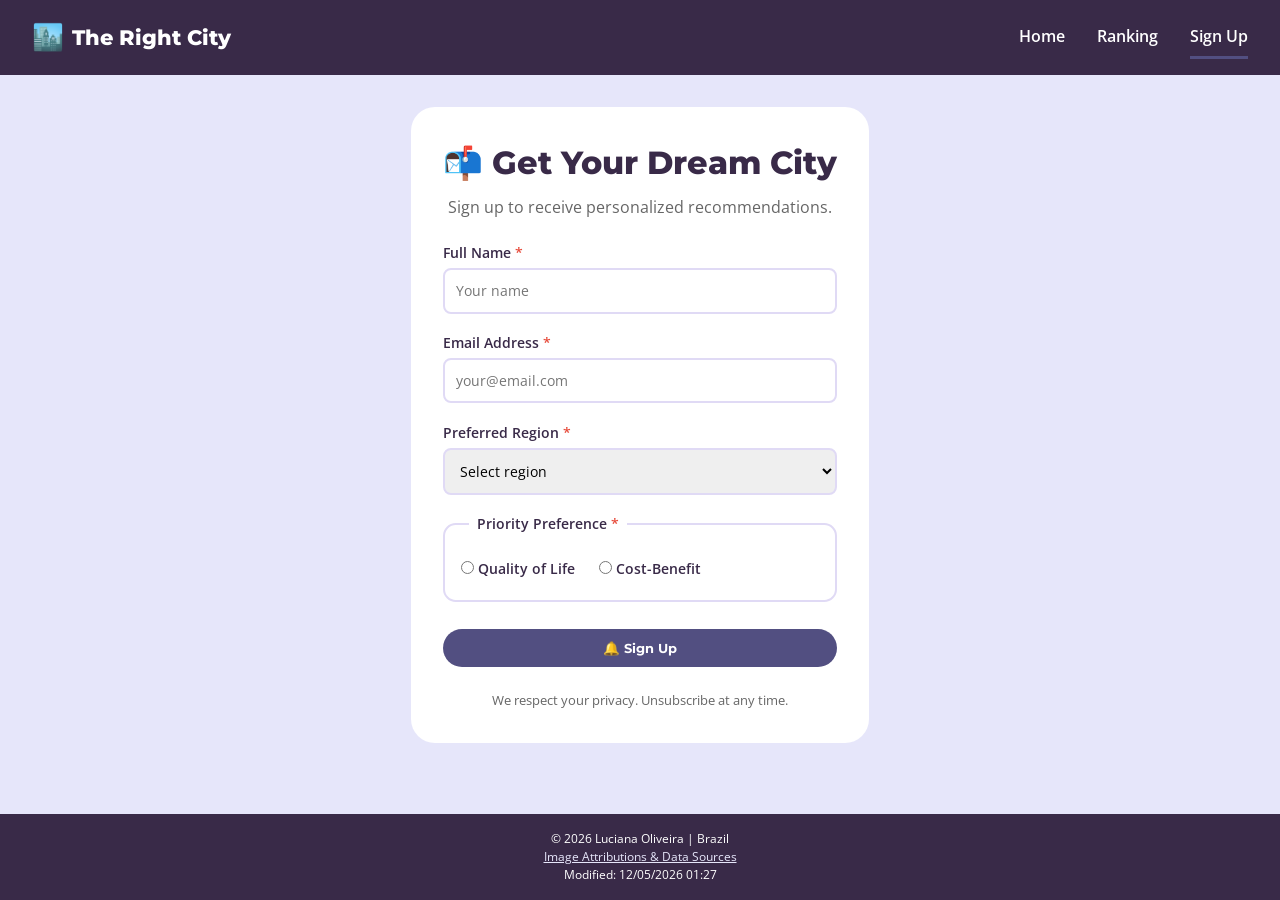
<file: project/signup.html>
<!DOCTYPE html>
<html lang="en">
<head>
    <meta charset="UTF-8">
    <meta name="viewport" content="width=device-width, initial-scale=1.0">
    <meta name="author" content="Luciana Oliveira">
    <meta name="description" content="Sign up to receive personalized city recommendations delivered to your email. Find your dream city in Brazil.">
    <meta name="keywords" content="sign up, city recommendations, Brazil cities">
    <title>The Right City | Sign Up</title>
    
    <link rel="preconnect" href="https://fonts.googleapis.com">
    <link rel="preconnect" href="https://fonts.gstatic.com" crossorigin>
    
    <link rel="stylesheet" href="styles/theright-city.css">
    
    <link rel="stylesheet" href="https://fonts.googleapis.com/css2?family=Montserrat:wght@400;500;600;700;800&family=Open+Sans:wght@400;500;600;700&display=swap" media="print" onload="this.media='all'">
    <noscript>
        <link href="https://fonts.googleapis.com/css2?family=Montserrat:wght@400;500;600;700;800&family=Open+Sans:wght@400;500;600;700&display=swap" rel="stylesheet">
    </noscript>
    
    <script src="scripts/theright-city.js" defer></script>
</head>
<body>
    <header>
        <div class="nav-container">
            <a href="index.html" class="logo" aria-label="The Right City Home">
                <span aria-hidden="true">🏙️</span> The Right City
            </a>
            <nav class="nav-links" aria-label="Main navigation">
                <a href="index.html">Home</a>
                <a href="ranking.html">Ranking</a>
                <a href="signup.html" aria-current="page">Sign Up</a>
            </nav>
        </div>
    </header>

    <main class="container" id="main-content">
        <div class="form-container">
            <h1>📬 Get Your Dream City</h1>
            <p class="form-subtitle">Sign up to receive personalized recommendations.</p>
            <div id="successMessage" class="success-message" role="status" aria-live="polite"></div>
            <form id="signupForm" class="signup-form" method="post" novalidate>
                <div class="form-group">
                    <label for="userName" class="required-label">Full Name</label>
                    <input type="text" id="userName" name="userName" required aria-required="true" placeholder="Your name">
                </div>
                <div class="form-group">
                    <label for="userEmail" class="required-label">Email Address</label>
                    <input type="email" id="userEmail" name="userEmail" required aria-required="true" placeholder="your@email.com">
                </div>
                <div class="form-group">
                    <label for="preferredRegion" class="required-label">Preferred Region</label>
                    <select id="preferredRegion" name="preferredRegion" required aria-required="true">
                        <option value="">Select region</option>
                        <option value="south">South (PR, SC, RS)</option>
                        <option value="southeast">Southeast (SP, RJ, MG, ES)</option>
                        <option value="central-west">Central-West (DF, GO, MT, MS)</option>
                        <option value="northeast">Northeast (BA, PE, CE)</option>
                        <option value="north">North (AM, PA)</option>
                    </select>
                </div>
                <fieldset class="form-group">
                    <legend class="required-label">Priority Preference</legend>
                    <div class="radio-group">
                        <label class="radio-label">
                            <input type="radio" name="priority" value="quality" required aria-required="true"> Quality of Life
                        </label>
                        <label class="radio-label">
                            <input type="radio" name="priority" value="costBenefit"> Cost-Benefit
                        </label>
                    </div>
                </fieldset>
                <button type="submit" class="btn btn-primary submit-btn" aria-label="Sign up for recommendations">🔔 Sign Up</button>
            </form>
            <p class="form-footer-note">We respect your privacy. Unsubscribe at any time.</p>
        </div>
    </main>

    <footer>
        <p>&copy; <span id="currentyear"></span> Luciana Oliveira | Brazil</p>
        <p><a href="attribution.html">Image Attributions &amp; Data Sources</a></p>
        <p id="lastModified"></p>
    </footer>
</body>
</html>
</file>
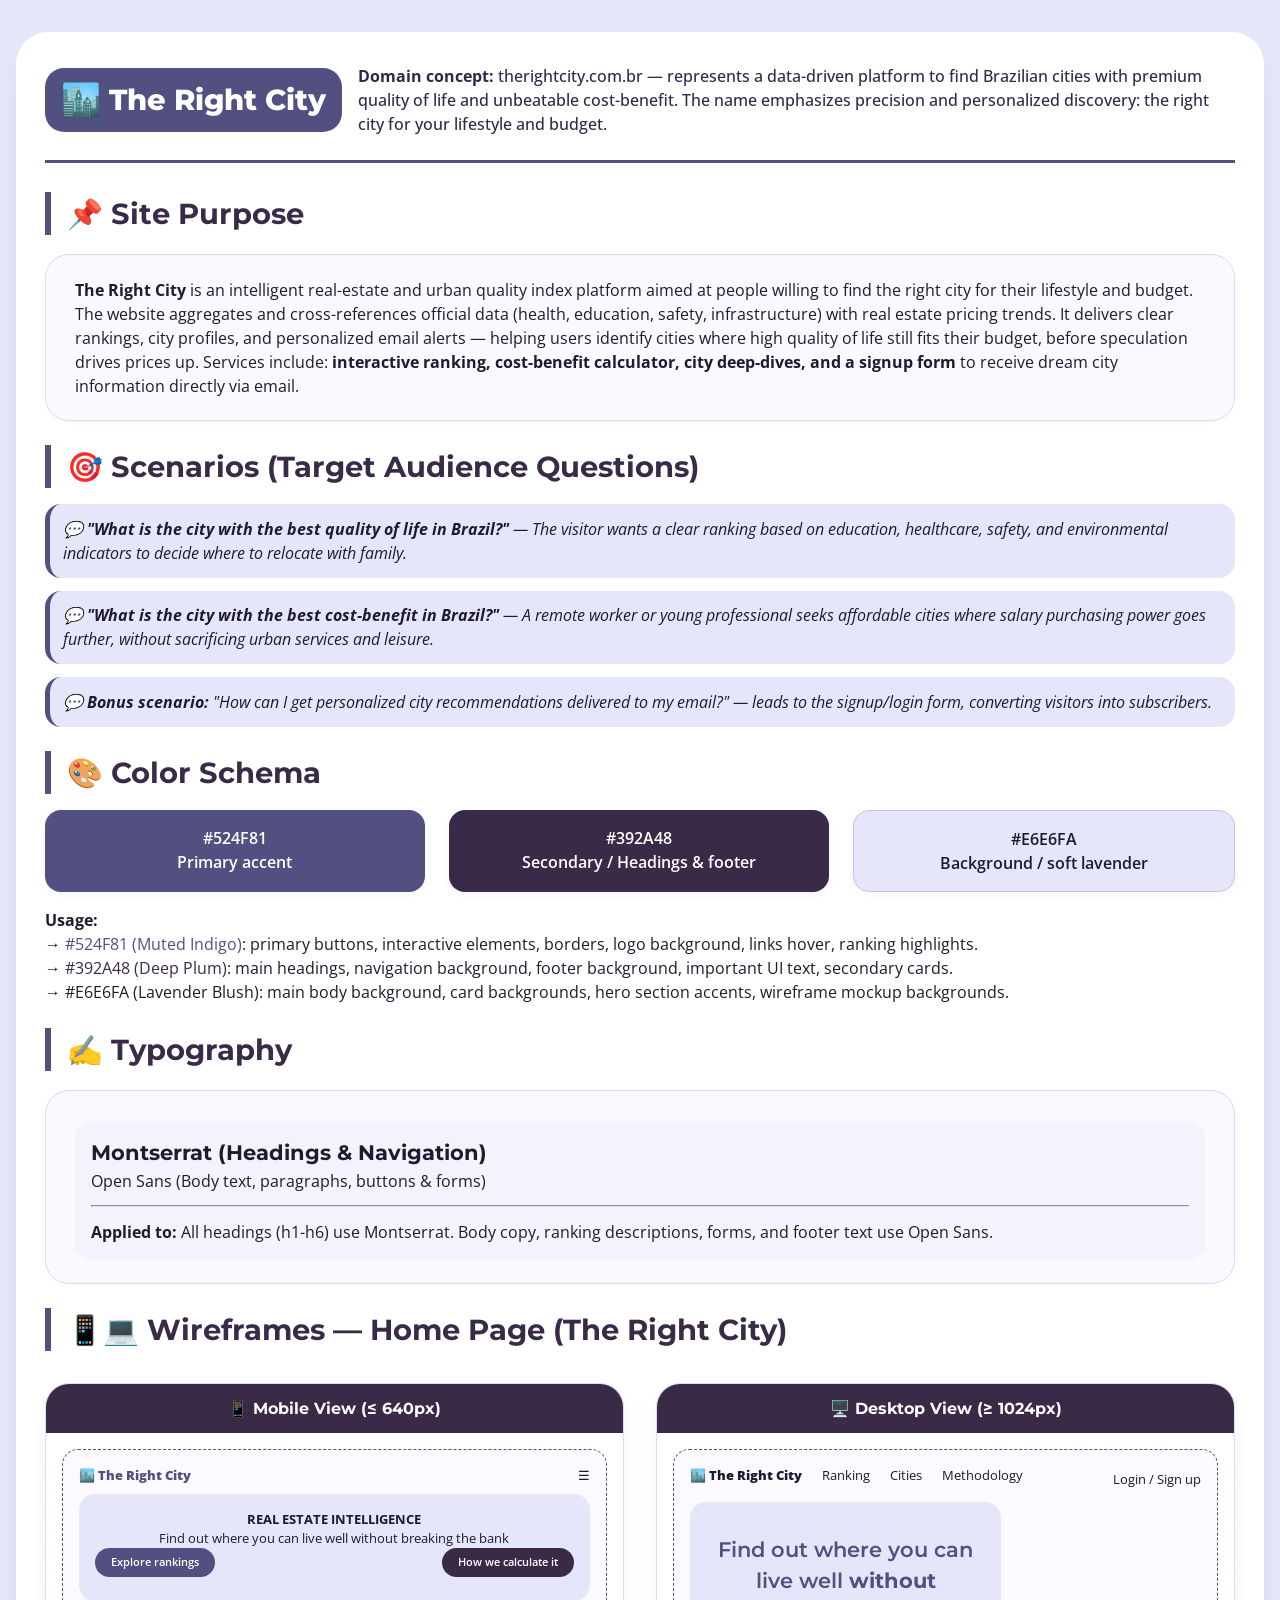
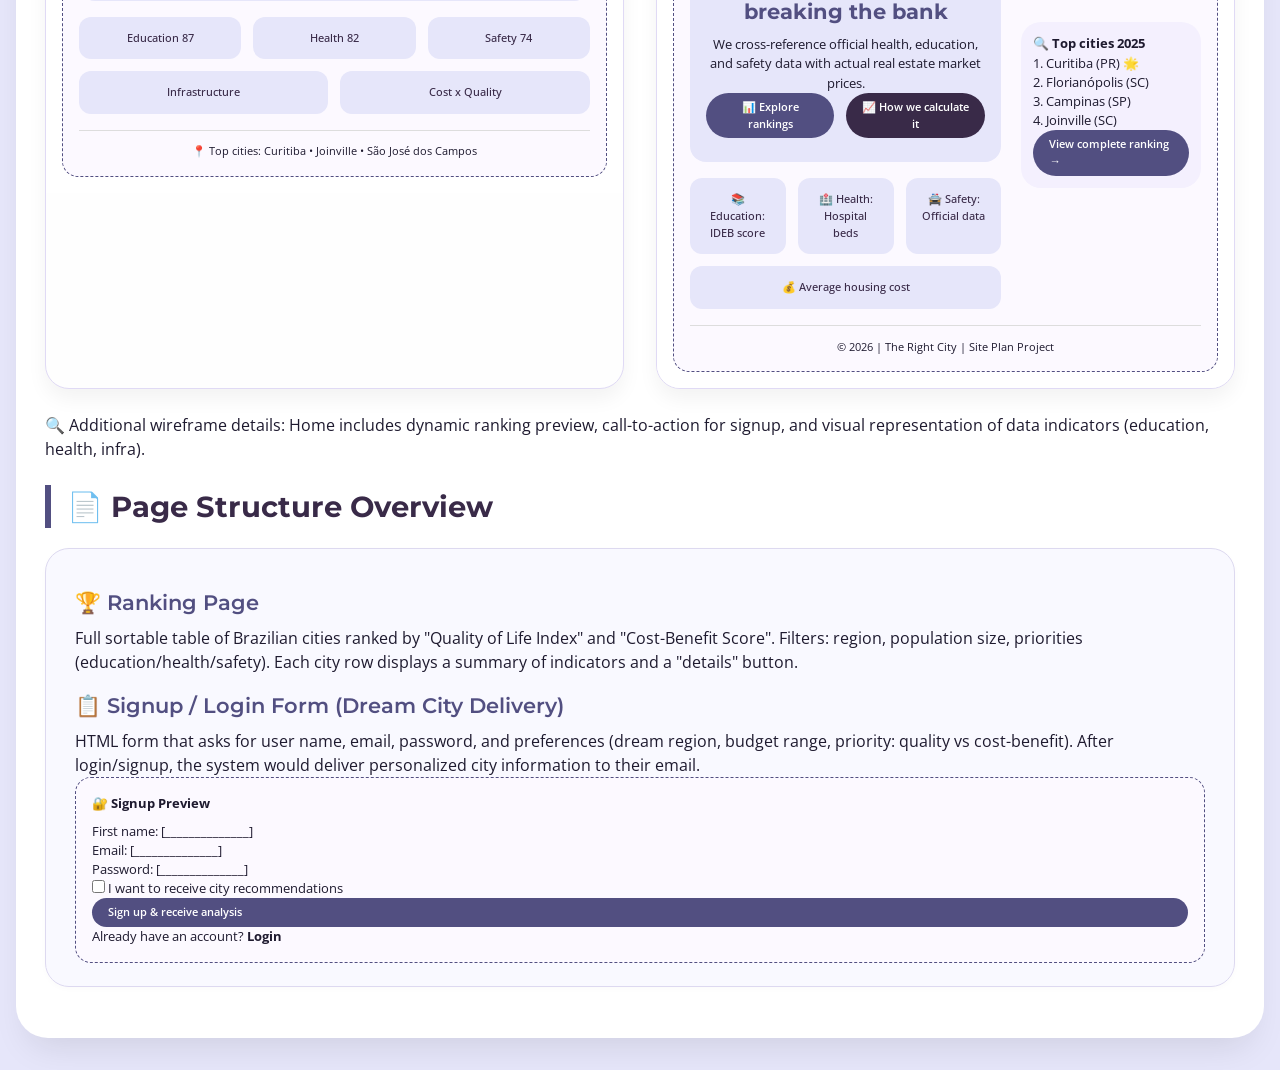
<file: project/siteplan.html>
<!DOCTYPE html>
<html lang="en">
<head>
    <meta charset="UTF-8">
    <meta name="viewport" content="width=device-width, initial-scale=1.0">
    <meta name="author" content="Luciana Oliveira">
    <meta name="description" content="Site planning document for The Right City - a platform revealing Brazilian cities with best quality of life and cost-benefit, based on official data.">
    <title>The Right City | Site Plan & Wireframes</title>
    <link rel="preconnect" href="https://fonts.googleapis.com">
    <link rel="preconnect" href="https://fonts.gstatic.com" crossorigin>
    <link href="https://fonts.googleapis.com/css2?family=Montserrat:wght@400;500;600;700;800&family=Open+Sans:wght@400;500;600;700&display=swap" rel="stylesheet">
    <link rel="stylesheet" href="styles.css">
</head>
<body>
<div class="container">
    <!-- Site Name + Logo -->
    <div class="site-header">
        <div class="logo-area">
            <span>🏙️</span> The Right City
        </div>
        <div class="site-name-desc">
            <p><strong>Domain concept:</strong> therightcity.com.br — represents a data-driven platform to find Brazilian cities with premium quality of life and unbeatable cost-benefit. The name emphasizes precision and personalized discovery: the right city for your lifestyle and budget.</p>
        </div>
    </div>

    <!-- Site Purpose -->
    <h2>📌 Site Purpose</h2>
    <div class="card">
        <p><strong>The Right City</strong> is an intelligent real-estate and urban quality index platform aimed at people willing to find the right city for their lifestyle and budget. The website aggregates and cross-references official data (health, education, safety, infrastructure) with real estate pricing trends. It delivers clear rankings, city profiles, and personalized email alerts — helping users identify cities where high quality of life still fits their budget, before speculation drives prices up. Services include: <strong>interactive ranking, cost-benefit calculator, city deep-dives, and a signup form</strong> to receive dream city information directly via email.</p>
    </div>

    <!-- Scenarios -->
    <h2>🎯 Scenarios (Target Audience Questions)</h2>
    <div class="scenario-badge">
        💬 <strong>"What is the city with the best quality of life in Brazil?"</strong> — The visitor wants a clear ranking based on education, healthcare, safety, and environmental indicators to decide where to relocate with family.
    </div>
    <div class="scenario-badge">
        💬 <strong>"What is the city with the best cost-benefit in Brazil?"</strong> — A remote worker or young professional seeks affordable cities where salary purchasing power goes further, without sacrificing urban services and leisure.
    </div>
    <div class="scenario-badge">
        💬 <strong>Bonus scenario:</strong> "How can I get personalized city recommendations delivered to my email?" — leads to the signup/login form, converting visitors into subscribers.
    </div>

    <!-- Color Schema -->
    <h2>🎨 Color Schema</h2>
    <div class="color-grid">
        <div class="color-chip chip-primary">#524F81<br>Primary accent</div>
        <div class="color-chip chip-secondary">#392A48<br>Secondary / Headings &amp; footer</div>
        <div class="color-chip chip-bg">#E6E6FA<br>Background / soft lavender</div>
    </div>
    <p><strong>Usage:</strong><br>
    → <span class="primary-color">#524F81 (Muted Indigo)</span>: primary buttons, interactive elements, borders, logo background, links hover, ranking highlights.<br>
    → <span class="secondary-color">#392A48 (Deep Plum)</span>: main headings, navigation background, footer background, important UI text, secondary cards.<br>
    → <span>#E6E6FA (Lavender Blush)</span>: main body background, card backgrounds, hero section accents, wireframe mockup backgrounds.</p>

    <!-- Typography -->
    <h2>✍️ Typography</h2>
    <div class="card">
        <div class="font-demo">
            <div class="font-mont">Montserrat (Headings &amp; Navigation)</div>
            <div class="font-opensans">Open Sans (Body text, paragraphs, buttons &amp; forms)</div>
            <hr>
            <p><strong>Applied to:</strong> All headings (h1-h6) use Montserrat. Body copy, ranking descriptions, forms, and footer text use Open Sans.</p>
        </div>
    </div>

    <!-- WIREFRAMES SECTION -->
    <h2>📱💻 Wireframes — Home Page (The Right City)</h2>
    <div class="wireframe-section">
        <div class="wireframe-row">
            <!-- Mobile wireframe -->
            <div class="wireframe-card">
                <div class="wireframe-header">📱 Mobile View (≤ 640px)</div>
                <div class="wireframe-content">
                    <div class="mockup">
                        <div class="flex-between">
                            <span class="primary-color fw-800">🏙️ The Right City</span>
                            <span>☰</span>
                        </div>
                        <div class="mock-hero">
                            <div class="fw-bold">REAL ESTATE INTELLIGENCE</div>
                            <div>Find out where you can live well without breaking the bank</div>
                            <div class="flex-between">
                                <div class="btn-mock">Explore rankings</div>
                                <div class="btn-mock-secondary">How we calculate it</div>
                            </div>
                        </div>
                        <div class="mockup-grid">
                            <div class="mock-card">Education 87</div>
                            <div class="mock-card">Health 82</div>
                            <div class="mock-card">Safety 74</div>
                        </div>
                        <div class="mockup-grid">
                            <div class="mock-card">Infrastructure</div>
                            <div class="mock-card">Cost x Quality</div>
                        </div>
                        <div class="footer-mock">📍 Top cities: Curitiba • Joinville • São José dos Campos</div>
                    </div>            
                </div>
            </div>

            <!-- Desktop wireframe -->
            <div class="wireframe-card">
                <div class="wireframe-header">🖥️ Desktop View (≥ 1024px)</div>
                <div class="wireframe-content">
                    <div class="mockup">
                        <div class="flex-between">
                            <div class="flex-between flex-gap-20">
                                <span class="fw-800">🏙️ The Right City</span>
                                <span>Ranking</span>
                                <span>Cities</span>
                                <span>Methodology</span>
                            </div>
                            <div><span>Login / Sign up</span></div>
                        </div>
                        <div class="flex-between flex-gap-20 wrap">
                            <div class="flex-2">
                                <div class="mock-hero">
                                    <h3>Find out where you can live well <strong>without breaking the bank</strong></h3>
                                    <p>We cross-reference official health, education, and safety data with actual real estate market prices.</p>
                                    <div class="flex-between flex-gap-12">
                                        <div class="btn-mock">📊 Explore rankings</div>
                                        <div class="btn-mock-secondary">📈 How we calculate it</div>
                                    </div>
                                </div>
                                <div class="mockup-grid">
                                    <div class="mock-card">📚 Education: IDEB score</div>
                                    <div class="mock-card">🏥 Health: Hospital beds</div>
                                    <div class="mock-card">🚔 Safety: Official data</div>
                                    <div class="mock-card">💰 Average housing cost</div>
                                </div>
                            </div>
                            <div class="flex-1 bg-mock-sidebar">
                                <div class="mock-sidebar-title">🔍 Top cities 2025</div>
                                <div>1. Curitiba (PR) 🌟</div>
                                <div>2. Florianópolis (SC)</div>
                                <div>3. Campinas (SP)</div>
                                <div>4. Joinville (SC)</div>
                                <div class="btn-mock">View complete ranking →</div>
                            </div>
                        </div>
                        <div class="footer-mock">© 2026 | The Right City | Site Plan Project</div>
                    </div>
                </div>
            </div>
        </div>
        <p>🔍 Additional wireframe details: Home includes dynamic ranking preview, call-to-action for signup, and visual representation of data indicators (education, health, infra).</p>
    </div>

    <!-- Page Structure Overview -->
    <h2>📄 Page Structure Overview</h2>
    <div class="card">
        <h3>🏆 Ranking Page</h3>
        <p>Full sortable table of Brazilian cities ranked by "Quality of Life Index" and "Cost-Benefit Score". Filters: region, population size, priorities (education/health/safety). Each city row displays a summary of indicators and a "details" button.</p>
        
        <h3>📋 Signup / Login Form (Dream City Delivery)</h3>
        <p>HTML form that asks for user name, email, password, and preferences (dream region, budget range, priority: quality vs cost-benefit). After login/signup, the system would deliver personalized city information to their email.</p>
        <div class="mockup">
            <div class="fw-bold mb-8">🔐 Signup Preview</div>
            <div>First name: [______________]</div>
            <div>Email: [______________]</div>
            <div>Password: [______________]</div>
            <div><label><input type="checkbox"> I want to receive city recommendations</label></div>
            <div class="btn-mock">Sign up &amp; receive analysis</div>
            <div>Already have an account? <strong>Login</strong></div>
        </div>
    </div>
</div>
</body>
</html>
</file>
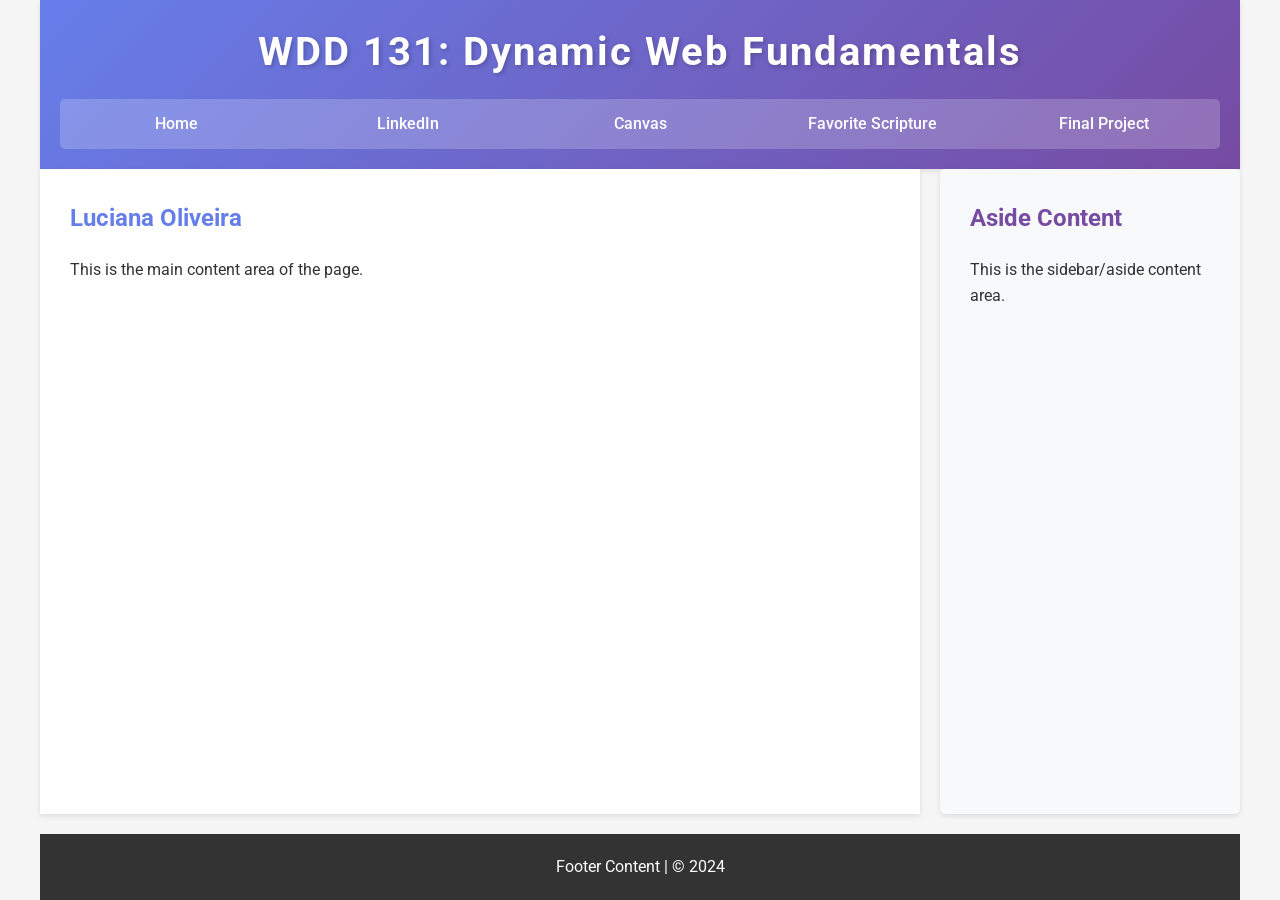
<file: week01/basic-layout.html>
<!DOCTYPE html>
<html lang="en">
<head>
    <meta charset="UTF-8">
    <meta name="viewport" content="width=device-width, initial-scale=1.0">
    <title>Luciana Oliveira | WDD 131</title>
    
    <!-- Link to external CSS file -->
    <link rel="stylesheet" href="styles/layout.css">
</head>
<body>
    <header>
        <h1>WDD 131: Dynamic Web Fundamentals </h1>
        <nav>
            <ul class="navigation">
                <li><a href="#">Home</a></li>
                <li><a href="#">LinkedIn</a></li>
                <li><a href="#">Canvas</a></li>
                <li><a href="#">Favorite Scripture</a></li>
                <li><a href="#">Final Project</a></li>
            </ul>
        </nav>
    </header>

    <main>
        <h2>Luciana Oliveira</h2>
        <p>This is the main content area of the page.</p>
    </main>

    <aside>
        <h2>Aside Content</h2>
        <p>This is the sidebar/aside content area.</p>
    </aside>

    <footer>
        <p>Footer Content | &copy; 2024</p>
    </footer>
</body>
</html>
</file>
<file: styles/base.css>
/* Import Google Fonts */
@import url('https://fonts.googleapis.com/css2?family=Roboto:wght@300;400;700&display=swap');

/* Reset and base styles */
* {
    margin: 0;
    padding: 0;
    box-sizing: border-box;
}

body {
    font-family: 'Roboto', sans-serif;
    line-height: 1.6;
    color: #333;
    background-color: #f5f5f5;
    min-height: 100vh;
    display: flex;
    flex-direction: column;
}

/* Header styles */
header {
    background: linear-gradient(135deg, #667eea 0%, #764ba2 100%);
    color: white;
    padding: 1.5rem;
    text-align: center;
    box-shadow: 0 2px 10px rgba(0,0,0,0.2);
}

.course-title {
    display: block;
    font-size: 2rem;
    font-weight: 700;
    margin-bottom: 1rem;
    letter-spacing: 1px;
    text-shadow: 2px 2px 4px rgba(0,0,0,0.2);
}

/* Navigation - Flexbox */
nav {
    display: flex;
    justify-content: center;
    gap: 0.5rem;
    flex-wrap: wrap;
    max-width: 1200px;
    margin: 0 auto;
}

nav a {
    color: white;
    text-decoration: none;
    padding: 0.75rem 1.5rem;
    border-radius: 5px;
    font-weight: 500;
    transition: all 0.3s ease;
    background-color: rgba(255, 255, 255, 0.1);
}

nav a:hover {
    background-color: rgba(255, 255, 255, 0.3);
    transform: translateY(-2px);
    box-shadow: 0 4px 8px rgba(0,0,0,0.2);
}

/* Main content */
main {
    max-width: 1200px;
    margin: 2rem auto;
    padding: 0 1rem;
    flex: 1;
}

main h1 {
    font-size: 2.5rem;
    color: #667eea;
    margin-bottom: 2rem;
    text-align: center;
    position: relative;
}

main h1::after {
    content: '';
    display: block;
    width: 100px;
    height: 4px;
    background: linear-gradient(135deg, #667eea 0%, #764ba2 100%);
    margin: 0.5rem auto;
    border-radius: 2px;
}

/* Cards container - CSS Grid */
.cards-container {
    display: grid;
    grid-template-columns: 1fr 1fr;
    gap: 2rem;
}

/* Card styles */
.card {
    background: white;
    border-radius: 10px;
    overflow: hidden;
    box-shadow: 0 4px 15px rgba(0,0,0,0.1);
    transition: transform 0.3s ease;
    height: fit-content;
}

.card:hover {
    transform: translateY(-5px);
    box-shadow: 0 6px 20px rgba(0,0,0,0.15);
}

.card h2 {
    background: linear-gradient(135deg, #667eea 0%, #764ba2 100%);
    color: white;
    padding: 1rem;
    margin: 0;
    font-size: 1.5rem;
    text-align: center;
}

.card-content {
    padding: 1.5rem;
    display: flex;
    gap: 1.5rem;
    align-items: flex-start;
}

/* About card specific layout - image on the right */
.about-card {
    display: flex;
    flex-direction: row;
}

.text-content {
    flex: 2;
}

/* Profile image styles - positioned on the right */
.profile-image {
    flex: 0 0 auto;
    order: 2; /* This ensures image appears on the right */
}

.profile-image img {
    width: 200px;
    height: 218px;
    border-radius: 10px;
    box-shadow: 0 4px 8px rgba(0,0,0,0.2);
    object-fit: cover;
}

/* Brazil section styles */
.brazil-section {
    margin-top: 1.5rem;
    padding-top: 1.5rem;
    border-top: 2px solid #f0f0f0;
}

.brazil-section h3 {
    color: #764ba2;
    font-size: 1.3rem;
    margin-bottom: 0.75rem;
}

.brazil-content {
    overflow: auto;
}

.brazil-flag-image {
    width: 140px;
    height: 95px;
    border-radius: 8px;
    box-shadow: 0 4px 8px rgba(0,0,0,0.2);
    object-fit: cover;
    float: right;
    margin-left: 1rem; /* Espaço entre a imagem e o texto */
    margin-bottom: 0.5rem;
}

.brazil-content p {
    text-align: justify;
    margin: 0;
}

/* Resources list */
.resources-list {
    list-style: none;
}

.resources-list li {
    margin-bottom: 0.5rem;
    padding: 0.25rem 0;
    border-bottom: 1px solid #eee;
}

.resources-list a {
    color: #667eea;
    text-decoration: none;
    transition: color 0.3s ease;
    display: inline-block;
    padding: 0.25rem 0;
}

.resources-list a:hover {
    color: #764ba2;
    transform: translateX(5px);
}

/* Footer */
footer {
    background: #333;
    color: white;
    text-align: center;
    padding: 1.5rem;
    margin-top: 2rem;
}

footer p {
    margin: 0.5rem 0;
}

#currentyear {
    font-weight: 700;
}

#lastModified {
    color: #aaa;
    font-size: 0.9rem;
}

/* Responsive design */
@media (max-width: 768px) {
    .cards-container {
        grid-template-columns: 1fr;
    }
    
    nav {
        flex-direction: column;
        align-items: stretch;
    }
    
    nav a {
        text-align: center;
    }
    
    .card-content {
        flex-direction: column;
    }
    
    .profile-image {
        order: 0; /* Reset order for mobile */
        text-align: center;
    }
    
    .brazil-header {
        flex-direction: column;
        text-align: center;
    }
}
</file>
<file: project/styles/theright-city.css>
/* The Right City - Optimized CSS */

/* Base Reset */
*{margin:0;padding:0;box-sizing:border-box}


@font-face{
    font-family:'Montserrat Fallback';
    src:local('Arial');
    size-adjust:105%;
    ascent-override:85%;
    descent-override:22%;
    line-gap-override:0%;
}
@font-face{
    font-family:'Open Sans Fallback';
    src:local('Arial');
    size-adjust:100%;
    ascent-override:90%;
    descent-override:22%;
    line-gap-override:0%;
}

/* Core Styles - Using calibrated fallback fonts first, then Google Fonts loads async */
body{font-family:'Open Sans','Open Sans Fallback',system-ui,sans-serif;background:#E6E6FA;color:#1E1A2F;line-height:1.5;display:flex;flex-direction:column;min-height:100vh}
h1,h2,h3,.btn,.logo{font-family:'Montserrat','Montserrat Fallback',system-ui,sans-serif}

/* Typography */
h1{font-size:2rem;font-weight:800;color:#392A48;text-align:center;margin-bottom:0.5rem}
h2{font-size:1.4rem;font-weight:700;color:#392A48;margin-bottom:1rem;border-left:5px solid #524F81;padding-left:1rem}
h3{font-size:1.1rem;font-weight:600;color:#524F81;margin-bottom:0.3rem}
.highlight-text{color:#524F81}

/* Header */
header{background:#392A48;padding:1rem 2rem;position:sticky;top:0;z-index:100}
.nav-container{max-width:1280px;margin:0 auto;display:flex;justify-content:space-between;align-items:center;flex-wrap:wrap;gap:1rem}
.logo{font-size:1.3rem;font-weight:800;color:#fff;text-decoration:none;display:flex;align-items:center;gap:0.5rem}
.logo span{font-size:1.6rem}
.nav-links{display:flex;gap:2rem;flex-wrap:wrap}
.nav-links a{color:#fff;text-decoration:none;font-weight:600;padding:0.5rem 0}
.nav-links a:hover{opacity:0.8}
.nav-links .active{border-bottom:3px solid #524F81}

/* Main Container */
.container{max-width:1280px;margin:0 auto;padding:2rem;flex:1;min-height:60vh}

/* Hero */
.hero{background:#fff;border-radius:1.5rem;padding:2.5rem 2rem;margin:2rem 0;text-align:center;min-height:280px}
.hero-content{max-width:800px;margin:0 auto}
.hero h1{font-size:2rem;margin-bottom:1rem}
.hero p{font-size:1rem;max-width:650px;margin:0 auto 1.5rem;color:#4a4570}

/* Buttons */
.btn{display:inline-block;padding:0.7rem 1.5rem;border-radius:40px;font-weight:700;text-decoration:none;transition:0.2s;border:none;cursor:pointer}
.btn-primary{background:#524F81;color:#fff}
.btn-primary:hover{background:#3f3c6a;transform:translateY(-2px)}
.btn-outline{background:transparent;border:2px solid #524F81;color:#524F81}
.btn-outline:hover{background:#524F81;color:#fff;transform:translateY(-2px)}
.hero-buttons{display:flex;gap:1rem;justify-content:center;flex-wrap:wrap;margin-top:1rem}

/* Quality Indicators Grid */
.cards-grid{display:grid;grid-template-columns:repeat(4,1fr);gap:1rem;margin:1.5rem 0;min-height:160px}
.info-card{background:#fff;border-radius:1rem;padding:1rem;text-align:center;min-height:140px}
.info-card .emoji{font-size:1.6rem}
.info-card .score{font-size:1.4rem;font-weight:800;color:#524F81;margin:0.3rem 0}
.info-card p{font-size:0.7rem;color:#666}

/* Explanation Section */
.explanation-section{background:#fff;border-radius:1rem;padding:0 1.5rem;margin:1rem 0 2rem;border-left:5px solid #524F81;max-height:0;overflow:hidden;transition:max-height 0.4s ease,padding 0.3s ease;border-left-width:0}
.explanation-section.show{max-height:600px;padding:1.5rem;border-left-width:5px}
.explanation-grid{display:flex;flex-wrap:wrap;gap:1rem;margin-top:1rem}
.explanation-card{flex:1;min-width:150px}
.explanation-text{font-size:0.8rem;margin-top:0.2rem;color:#555}
.explanation-footer{margin-top:1rem;padding-top:0.8rem;border-top:1px solid #e0daf5;font-size:0.8rem;color:#666}

/* Ranking Cards */
.cities-grid{display:grid;grid-template-columns:repeat(3,1fr);gap:1.5rem;margin:2rem 0}
.city-card{background:#fff;border-radius:1rem;overflow:hidden}
.city-image{width:100%;height:auto;aspect-ratio:340/425;object-fit:cover;background:#e0daf5;display:block}
.city-info{padding:1rem}
.rank-badge{background:#524F81;color:#fff;border-radius:20px;padding:0.2rem 0.8rem;font-size:0.7rem;display:inline-block;margin-bottom:0.5rem}
.city-name{font-size:1.2rem;font-weight:700;color:#392A48}
.city-state{color:#524F81;font-size:0.8rem;margin-bottom:0.5rem}
.city-description{color:#555;font-size:0.8rem;margin-bottom:0.8rem;line-height:1.4}
.scores{display:grid;grid-template-columns:repeat(2,1fr);gap:0.5rem;padding-top:0.5rem;border-top:1px solid #e0daf5}
.score-label{font-size:0.6rem;color:#666;text-transform:uppercase}
.score-value{font-size:0.9rem;font-weight:700;color:#524F81}

/* Preview Cards */
#topCitiesPreview{min-height:280px}
.preview-card{background:#fff;border-radius:1rem;margin-bottom:0.8rem;display:flex;align-items:center;overflow:hidden}
.preview-image{width:70px;height:88px;object-fit:cover;background:#e0daf5;flex-shrink:0;aspect-ratio:70/88}
.preview-content{padding:0.8rem;flex:1}
.preview-scores{display:flex;gap:1rem;font-size:0.75rem;margin-top:0.3rem}
.preview-scores span{color:#524F81;font-weight:600}

/* CTA Box */
.cta-box{background:#fff;border-radius:1rem;padding:1.5rem;margin:2rem 0;text-align:center;border:2px solid #524F81}
.cta-button{margin-top:1rem}
.ranking-subtitle{text-align:center;margin-bottom:1.5rem;color:#555}

/* Form Styles */
.form-container{max-width:550px;margin:0 auto;background:#fff;border-radius:1.5rem;padding:2rem}
.form-title{text-align:center;margin-bottom:0.5rem;font-size:1.6rem}
.form-subtitle{text-align:center;margin-bottom:1.5rem;color:#666}

/* Form Groups */
.form-group{margin-bottom:1.2rem}
.form-group label{display:block;font-weight:600;color:#392A48;margin-bottom:0.3rem;font-size:0.85rem}
.required-label::after{content:" *";color:#e74c3c}
.form-group input,.form-group select{width:100%;padding:0.7rem;border:2px solid #e0daf5;border-radius:0.5rem;font-family:inherit;font-size:0.9rem}
.form-group input:focus,.form-group select:focus{outline:none;border-color:#524F81}

/* Fieldset and Legend Styles - Rounded borders restored */
fieldset {
    border: 2px solid #e0daf5;
    border-radius: 0.8rem;
    padding: 1rem;
    margin-bottom: 1.2rem;
}

legend {
    font-weight: 600;
    color: #392A48;
    padding: 0 0.5rem;
    font-size: 0.85rem;
    width: auto;
    margin-left: 0.5rem;
}

.required-label legend {
    display: inline-block;
}

.required-label legend::after {
    content: " *";
    color: #e74c3c;
}

/* Radio Group inside fieldset */
.radio-group{display:flex;gap:1.5rem;flex-wrap:wrap;margin-top:0.5rem}
.radio-label{display:flex;align-items:center;gap:0.3rem;font-weight:normal;cursor:pointer}
.radio-label input{width:auto;cursor:pointer}

/* Submit Button */
.submit-btn{width:100%;margin-top:0.5rem}

/* Success Alert */
.success-alert{background:#d4edda;color:#155724;padding:0.8rem;border-radius:0.5rem;margin-bottom:1rem;text-align:center}

/* Form Footer Note */
.form-footer-note{text-align:center;margin-top:1.5rem;font-size:0.8rem;color:#666}

/* Footer */
footer{background:#392A48;color:#fff;text-align:center;padding:1rem;margin-top:2rem}
footer p{font-size:0.75rem}

/* Footer Links */
footer a {
    color: #E6E6FA;
    text-decoration: underline;
}

footer a:hover {
    opacity: 0.8;
    text-decoration: none;
}

/* Responsive Design */
@media(max-width:900px){.cities-grid{grid-template-columns:repeat(2,1fr)}}
@media(max-width:768px){
    .container{padding:1rem}
    h1{font-size:1.5rem}
    h2{font-size:1.2rem}
    .nav-container{flex-direction:column;text-align:center}
    .nav-links{justify-content:center}
    .hero{padding:1.5rem;min-height:auto}
    .hero h1{font-size:1.5rem}
    .cards-grid{grid-template-columns:repeat(2,1fr);gap:0.8rem}
    .preview-card{flex-direction:column;text-align:center}
    .preview-image{width:100%;height:auto;max-height:120px}
    .preview-scores{justify-content:center}
}
@media(max-width:700px){.cities-grid{grid-template-columns:1fr}}
@media(max-width:480px){
    .cards-grid{grid-template-columns:repeat(2,1fr)}
    .info-card{padding:0.8rem;min-height:120px}
    .info-card .score{font-size:1.2rem}
    .hero-buttons{flex-direction:column;align-items:center}
    .hero-buttons .btn{width:100%;max-width:250px;text-align:center}
    .radio-group{flex-direction:column;gap:0.5rem}
    .form-container{padding:1.2rem}
}

/* Accessibility */
:focus-visible{outline:3px solid #524F81;outline-offset:2px}
</file>
<file: styles/form.css>
/* Product Review Form Styles */
/* Color Scheme: #524F81 (primary), #392A48 (secondary), #E6E6FA (background) */

* {
    margin: 0;
    padding: 0;
    box-sizing: border-box;
}

body {
    font-family: 'Open Sans', sans-serif;
    background: linear-gradient(135deg, #E6E6FA 0%, #d4d0f0 100%);
    color: #1E1A2F;
    line-height: 1.6;
    min-height: 100vh;
    display: flex;
    flex-direction: column;
}

/* Header Styles */
header {
    background: #392A48;
    padding: 1rem 2rem;
    box-shadow: 0 2px 8px rgba(0, 0, 0, 0.1);
}

.header-container {
    max-width: 700px;
    margin: 0 auto;
    text-align: center;
}

.header-title {
    font-size: 1.3rem;
    font-weight: 600;
    color: white;
    margin: 0;
    letter-spacing: 1px;
}

/* Typography */
h1, h2, h3, .btn {
    font-family: 'Montserrat', sans-serif;
}

h2 {
    font-size: 1.6rem;
    font-weight: 700;
    color: #392A48;
    margin-bottom: 0.5rem;
    text-align: center;
    border-left: none;
    padding-left: 0;
}

.subtitle {
    text-align: center;
    color: #524F81;
    margin-bottom: 2rem;
    font-size: 0.95rem;
}

/* Container */
.container {
    max-width: 700px;
    margin: 2rem auto;
    padding: 0 1.5rem;
    flex: 1;
}

/* Form Card */
.form-card {
    background: #FFFFFF;
    border-radius: 1.5rem;
    box-shadow: 0 20px 40px rgba(0, 0, 0, 0.1);
    overflow: hidden;
    padding: 2rem;
}

/* Form Groups */
.form-group {
    margin-bottom: 1.8rem;
}

label {
    display: block;
    font-weight: 600;
    color: #392A48;
    margin-bottom: 0.5rem;
    font-size: 0.95rem;
}

.required-label::after {
    content: " *";
    color: #e74c3c;
    font-weight: bold;
}

/* Select and Input Styles */
select, input[type="text"], input[type="date"], textarea {
    width: 100%;
    padding: 0.8rem 1rem;
    border: 2px solid #e0daf5;
    border-radius: 0.8rem;
    font-family: 'Open Sans', sans-serif;
    font-size: 1rem;
    transition: all 0.3s ease;
    background-color: #F9F9FF;
}

select:focus, input:focus, textarea:focus {
    outline: none;
    border-color: #524F81;
    box-shadow: 0 0 0 3px rgba(82, 79, 129, 0.1);
}

/* Radio Group (Star Rating) */
.rating-simple {
    display: flex;
    gap: 1.2rem;
    flex-wrap: wrap;
    align-items: center;
}

.rating-item {
    display: inline-flex;
    align-items: center;
    gap: 0.3rem;
}

.rating-item input {
    width: auto;
    margin: 0;
    cursor: pointer;
}

.rating-item label {
    margin-bottom: 0;
    font-weight: normal;
    cursor: pointer;
    color: #392A48;
    font-size: 0.9rem;
}

/* Checkbox Group */
.checkbox-group {
    display: flex;
    flex-wrap: wrap;
    gap: 1rem;
    margin-top: 0.5rem;
}

.checkbox-option {
    display: flex;
    align-items: center;
    gap: 0.5rem;
    cursor: pointer;
    min-width: 140px;
}

.checkbox-option input {
    width: 1.1rem;
    height: 1.1rem;
    cursor: pointer;
    accent-color: #524F81;
    margin: 0;
}

.checkbox-option label {
    margin-bottom: 0;
    font-weight: normal;
    cursor: pointer;
    color: #392A48;
}

/* Textarea */
textarea {
    resize: vertical;
    min-height: 100px;
}

/* Submit Button */
.submit-btn {
    background: #524F81;
    color: white;
    border: none;
    padding: 0.9rem 2rem;
    font-size: 1rem;
    font-weight: 600;
    border-radius: 2rem;
    cursor: pointer;
    width: 100%;
    transition: all 0.3s ease;
    font-family: 'Montserrat', sans-serif;
    margin-top: 0.5rem;
}

.submit-btn:hover {
    background: #3f3c6a;
    transform: translateY(-2px);
    box-shadow: 0 5px 15px rgba(82, 79, 129, 0.3);
}

/* Footer */
footer {
    background: #392A48;
    color: white;
    text-align: center;
    padding: 1.2rem;
    margin-top: 2rem;
}

footer p {
    font-size: 0.8rem;
    opacity: 0.9;
}

/* Review Page Styles */
.review-card {
    text-align: center;
    padding: 2rem;
}

.review-card .success-icon {
    font-size: 4rem;
    margin-bottom: 1rem;
}

.review-stats {
    background: #E6E6FA;
    padding: 1.2rem;
    border-radius: 1rem;
    margin: 1.5rem 0;
    text-align: center;
}

.review-stats .counter {
    font-size: 2.5rem;
    font-weight: 800;
    color: #524F81;
}

.btn-back {
    display: inline-block;
    background: #524F81;
    color: white;
    text-decoration: none;
    padding: 0.7rem 1.5rem;
    border-radius: 2rem;
    font-weight: 600;
    margin-top: 1rem;
    transition: all 0.3s;
    font-family: 'Montserrat', sans-serif;
}

.btn-back:hover {
    background: #3f3c6a;
    transform: translateY(-2px);
}

/* Responsive */
@media (max-width: 600px) {
    .container {
        margin: 1rem auto;
        padding: 0 1rem;
    }
    
    .form-card {
        padding: 1.2rem;
    }
    
    h2 {
        font-size: 1.3rem;
    }
    
    .header-title {
        font-size: 1.1rem;
    }
    
    .rating-simple {
        gap: 0.6rem;
    }
    
    .rating-item label {
        font-size: 0.8rem;
    }
    
    .checkbox-group {
        flex-direction: column;
        gap: 0.6rem;
    }
    
    .checkbox-option {
        min-width: auto;
    }
}

/* Accessibility - Focus visible */
:focus-visible {
    outline: 3px solid #524F81;
    outline-offset: 2px;
}
</file>
<file: styles/place.css>
/* CSS Variables - Brazil Colors */
:root {
  --brazil-green: #009440;
  --brazil-gold: #FFD700;
  --brazil-dark-green: #006633;
  --overlay-bg: rgba(0, 0, 0, 0.25);
  --card-bg: rgba(255, 255, 255, 0.75);
  --card-text: #1e2a2e;
  --shadow-lg: 0 20px 40px rgba(0, 0, 0, 0.25);
  --border-radius: 16px;
}

* {
  margin: 0;
  padding: 0;
  box-sizing: border-box;
}

body {
  font-family: 'Inter', sans-serif;
  background: linear-gradient(135deg, #f5f5f0 0%, #e8e8e0 100%);
  min-height: 100vh;
  padding: 2rem;
}

.country-container {
  max-width: 1280px;
  margin: 0 auto;
  background: #ffffff;
  border-radius: var(--border-radius);
  overflow: hidden;
  box-shadow: var(--shadow-lg);
}

/* Header with green strip and yellow border */
.page-header {
  background: var(--brazil-green);
  padding: 2rem 2rem 1.5rem 2rem;
  position: relative;
  text-align: center;
}


.page-header h1 {
  font-family: 'Playfair Display', 'Times New Roman', serif;
  font-size: 4rem;
  font-weight: 800;
  color: white;
  text-shadow: 3px 3px 6px rgba(0, 0, 0, 0.3);
  margin: 0;
  text-align: center;
  letter-spacing: 2px;
  background: linear-gradient(135deg, #ffffff, var(--brazil-gold));
  background-clip: text;
  -webkit-background-clip: text;
  color: transparent;
  text-shadow: none;
  display: inline-block;
  animation: fadeInDown 0.8s ease-out;
}

@keyframes fadeInDown {
  from {
    opacity: 0;
    transform: translateY(-20px);
  }
  to {
    opacity: 1;
    transform: translateY(0);
  }
}

.yellow-border {
  position: absolute;
  bottom: 0;
  left: 0;
  right: 0;
  height: 12px;
  background: var(--brazil-gold);
  box-shadow: 0 2px 8px rgba(0, 0, 0, 0.2);
}

/* Hero Section with overlay */
.hero-section {
  position: relative;
  min-height: 600px;
}

.hero-image {
  display: block;
  width: 100%;
  height: auto;
}

.hero-image img {
  width: 100%;
  height: auto;
  display: block;
}

/* Overlay Content */
.overlay-content {
  position: absolute;
  top: 0;
  left: 0;
  right: 0;
  bottom: 0;
  background: var(--overlay-bg);
  padding: 2rem;
}

/* Data box - top left (matching wireframe) */
.data-card {
  position: absolute;
  top: 2rem;
  left: 2rem;
  background: var(--card-bg);
  backdrop-filter: blur(3px);
  border-radius: var(--border-radius);
  padding: 1.2rem 1.5rem 1.2rem 1.5rem;
  width: 280px;
  max-width: 30%;
  box-shadow: 0 6px 16px rgba(0, 0, 0, 0.12);
  transition: transform 0.2s ease;
  overflow: visible;
}

/* Weather box - bottom right (matching wireframe) */
.weather-card {
  position: absolute;
  bottom: 2rem; 
  right: 2rem;
  background: var(--card-bg);
  backdrop-filter: blur(3px);
  border-radius: var(--border-radius);
  padding: 1.2rem 1.5rem 1.2rem 1.5rem;
  width: 280px;
  max-width: 30%;
  box-shadow: 0 6px 16px rgba(0, 0, 0, 0.12);
  transition: transform 0.2s ease;
  overflow: visible;
}

/* Hover effect for both boxes */
.data-card:hover,
.weather-card:hover {
  transform: translateY(-3px);
}

/* Small green rectangle for headings */
.data-card h2,
.weather-card h2 {
  font-size: 1.3rem;
  font-weight: 700;
  color: white;
  background: var(--brazil-green);
  display: inline-block;
  padding: 0.4rem 1.2rem 0.4rem 1.2rem;
  margin: -1.8rem 0 1rem -1.5rem;
  border-radius: 0 30px 30px 0;
  position: relative;
  width: auto;
  min-width: 140px;
  box-shadow: 0 3px 8px rgba(0, 0, 0, 0.12);
  letter-spacing: 0.3px;
  display: flex;
  align-items: center;
  justify-content: space-between;
  gap: 0.5rem;
}

/* Desktop: Show pseudo-element emoticon after heading */
.weather-card h2::after {
  content: "⛅";
  font-size: 1.2rem;
  display: inline-block;
  color: var(--brazil-gold);
  background: rgba(0, 0, 0, 0.12);
  padding: 0.15rem 0.4rem;
  border-radius: 25px;
  margin-left: 0.4rem;
}

/* Mobile: Hide pseudo-element, show SVG */
.mobile-weather-icon {
  display: none;
}

.info-list {
  display: flex;
  flex-direction: column;
  gap: 0.5rem;
  margin-top: 0.2rem;
}

.info-item {
  display: flex;
  justify-content: space-between;
  align-items: baseline;
  flex-wrap: wrap;
  padding: 0.4rem 0;
  border-bottom: 1px solid rgba(0, 148, 64, 0.2);
  font-size: 0.9rem;
}

.info-label {
  font-weight: 700;
  color: var(--brazil-dark-green);
  background: rgba(0, 148, 64, 0.08);
  padding: 0.15rem 0.6rem;
  border-radius: 20px;
  font-size: 0.75rem;
}

.info-value {
  font-weight: 500;
  color: #2c4b3e;
  font-size: 0.9rem;
}

.page-footer {
  background: var(--brazil-dark-green);
  color: white;
  text-align: center;
  padding: 2rem 1.5rem;
  font-size: 0.95rem;
  border-top: 3px solid var(--brazil-gold);
  position: relative;
  z-index: 10;
}

.page-footer a {
  color: var(--brazil-gold);
  text-decoration: none;
  font-weight: 500;
  transition: color 0.2s ease;
}

.page-footer a:hover {
  color: white;
  text-decoration: underline;
}

.page-footer p {
  margin: 0.5rem 0;
}

/* Mobile View */
@media (max-width: 780px) {
  body {
    padding: 1rem;
  }
  
  .page-header h1 {
    font-size: 2.5rem;
  }
  
  .yellow-border {
    height: 8px;
  }
  
  .overlay-content {
    position: relative;
    background: rgba(0, 0, 0, 0.4);
    padding: 1rem;
    display: flex;
    flex-direction: column;
    gap: 1.2rem;
  }
  
  .hero-section {
    min-height: auto;
  }
  
  .hero-image {
    min-height: auto;
  }
  
  /* Mobile: remove absolute positioning, stack boxes vertically */
  .data-card,
  .weather-card {
    position: relative;
    top: auto;
    left: auto;
    bottom: auto;
    right: auto;
    width: 100%;
    max-width: 100%;
    margin: 0;
    background: rgba(255, 255, 255, 0.88);
    padding: 1rem 1.2rem 1rem 1.2rem;
  }
  
  /* Adjust green rectangle for mobile */
  .data-card h2,
  .weather-card h2 {
    font-size: 1.2rem;
    padding: 0.35rem 1rem 0.35rem 1rem;
    margin: -1.5rem 0 0.8rem -1.2rem;
    min-width: 120px;
  }
  
  /* Mobile: Hide pseudo-element emoticon */
  .weather-card h2::after {
    display: none;
  }
  
  /* Mobile: Show SVG icon */
  .mobile-weather-icon {
    display: inline-flex;
  }
  
  .mobile-weather-icon img {
    width: 22px;
    height: 22px;
  }
  
  .data-card h2,
  .weather-card h2 {
    justify-content: space-between;
  }
  
  .info-item {
    font-size: 0.85rem;
    padding: 0.35rem 0;
  }
  
  .info-label {
    font-size: 0.7rem;
  }
  
  .info-value {
    font-size: 0.85rem;
  }
  
  .page-footer {
    padding: 1.5rem 1rem;
    font-size: 0.85rem;
  }
}

/* Tablet adjustments */
@media (min-width: 781px) and (max-width: 1024px) {
  .data-card,
  .weather-card {
    width: 260px;
    padding: 1rem 1.2rem 1rem 1.2rem;
  }
  
  .data-card {
    top: 1.5rem;
    left: 1.5rem;
  }
  
  .weather-card {
    bottom: 1.5rem;  /* Bottom on tablet */
    right: 1.5rem;
  }
  
  .data-card h2,
  .weather-card h2 {
    font-size: 1.2rem;
    padding: 0.4rem 1rem 0.4rem 1rem;
    margin: -1.6rem 0 0.8rem -1.2rem;
    min-width: 130px;
  }
  
  .info-item {
    font-size: 0.85rem;
    padding: 0.4rem 0;
  }
  
  .page-footer {
    padding: 1.8rem 1.5rem;
    font-size: 0.9rem;
  }
}

/* Large desktop */
@media (min-width: 1025px) {
  .data-card,
  .weather-card {
    width: 300px;
  }
  
  .data-card {
    top: 2.5rem;
    left: 2.5rem;
  }
  
  .weather-card {
    bottom: 2.5rem; 
    right: 2.5rem;
  }
}
</file>
<file: styles/temples.css>
/* BASE STYLES - MOBILE FIRST */
* {
    margin: 0;
    padding: 0;
    box-sizing: border-box;
}

body {
    font-family: 'Roboto', sans-serif;
    line-height: 1.6;
    color: #333;
    background-color: #f5f5f5;
}

header {
    background-color: #2c3e50;
    color: white;
    padding: 1rem;
    position: relative;
    display: flex;
    justify-content: space-between;
    align-items: center;
    flex-wrap: wrap;
}

header h1 {
    font-family: 'Playfair Display', serif;
    font-size: 1.5rem;
}

#menu {
    font-size: 2rem;
    background: none;
    border: none;
    color: white;
    cursor: pointer;
    padding: 0 0.5rem;
    z-index: 10;
}

#menu::before {
    content: "☰";
}

#menu.open::before {
    content: "✕";
}

.navigation {
    flex-basis: 100%;
    display: none;
}

.navigation.open {
    display: block;
}

.navigation ul {
    list-style: none;
    margin-top: 1rem;
}

.navigation li {
    text-align: center;
    margin: 0.5rem 0;
}

.navigation a {
    color: white;
    text-decoration: none;
    font-size: 1.2rem;
    padding: 0.5rem 1rem;
    display: block;
    transition: background-color 0.3s;
}

.navigation a:hover {
    background-color: #34495e;
    border-radius: 4px;
}

main {
    max-width: 1200px;
    margin: 2rem auto;
    padding: 0 1rem;
}

main h2 {
    font-family: 'Playfair Display', serif;
    color: #2c3e50;
    text-align: center;
    margin-bottom: 2rem;
    font-size: 2rem;
}

.temple-grid {
    display: grid;
    grid-template-columns: 1fr;
    gap: 2rem;
}

figure {
    background: white;
    border-radius: 8px;
    overflow: hidden;
    box-shadow: 0 4px 8px rgba(0, 0, 0, 0.1);
    transition: all 0.3s ease;
}

figure:hover {
    transform: translateY(-5px);
    box-shadow: 0 6px 12px rgba(0, 0, 0, 0.15);
}

/* ===== IMAGE STYLES WITH COLOR EFFECTS ===== */
img {
    width: 100%;
    height: 250px;
    object-fit: cover;
    display: block;
    transition: all 0.3s ease;
}

/* Black and white to color on hover - using more specific selector */
.temple-grid figure img.temple-image {
    filter: grayscale(100%);
    transition: filter 0.5s ease;
}

.temple-grid figure img.temple-image:hover {
    filter: grayscale(0%);
}

/* Force caption to center */
figcaption {
    padding: 1rem;
    text-align: center !important;
    font-weight: bold;
    color: #2c3e50;
    background-color: #f8f9fa;
    width: 100%;
    display: block;
}

footer {
    background-color: #2c3e50;
    color: white;
    text-align: center;
    padding: 1rem;
    margin-top: 2rem;
}

footer p {
    margin: 0.5rem 0;
}
</file>
<file: styles/temples-large.css>
/* This file contains ALL media queries for screens 641px and above */

@media screen and (min-width: 641px) {
    header {
        flex-wrap: nowrap;
        padding: 1rem 2rem;
    }
    
    #menu {
        display: none !important; /* Force hide hamburger button */
    }
    
    .navigation {
        display: block !important; /* Force show navigation */
        flex-basis: auto;
    }
    
    .navigation ul {
        display: flex;
        margin-top: 0;
        gap: 1rem;
    }
    
    .navigation li {
        margin: 0;
    }
    
    .navigation a {
        font-size: 1rem;
        padding: 0.5rem 1rem;
    }
    
    .temple-grid {
        grid-template-columns: repeat(3, 1fr);
        gap: 2rem;
    }
    
    main h2 {
        font-size: 2.5rem;
    }
    
    /* Adjust image height for larger screens */
    .temple-grid figure img.temple-image {
        height: 200px;
    }
}

@media screen and (min-width: 1024px) {
    .temple-grid {
        grid-template-columns: repeat(3, 1fr);
    }
    
    header {
        padding: 1rem 3rem;
    }
    
    .temple-grid figure img.temple-image {
        height: 220px;
    }
}
</file>
<file: project/styles.css>
/* The Right City - Main Stylesheet */
/* Colors: #524F81 (primary), #392A48 (secondary), #E6E6FA (background) */

* {
    margin: 0;
    padding: 0;
    box-sizing: border-box;
}

body {
    background: #E6E6FA;
    font-family: 'Open Sans', sans-serif;
    color: #1E1A2F;
    line-height: 1.5;
    padding: 2rem 1rem;
}

.container {
    max-width: 1280px;
    margin: 0 auto;
    background-color: #FFFFFF;
    border-radius: 2rem;
    box-shadow: 0 20px 35px -12px rgba(0,0,0,0.1);
    overflow: hidden;
    padding: 2rem 1.8rem;
}

/* Typography */
h1, h2, h3, h4, .nav-links a, .btn, .logo {
    font-family: 'Montserrat', sans-serif;
}

h1 {
    font-size: 2.2rem;
    font-weight: 800;
    color: #392A48;
    letter-spacing: -0.01em;
    margin-bottom: 0.5rem;
}

h2 {
    font-size: 1.8rem;
    font-weight: 700;
    color: #392A48;
    border-left: 6px solid #524F81;
    padding-left: 1rem;
    margin: 1.5rem 0 1rem 0;
}

h3 {
    font-size: 1.3rem;
    font-weight: 600;
    color: #524F81;
    margin: 1rem 0 0.5rem 0;
}

.primary-color {
    color: #524F81;
}

.secondary-color {
    color: #392A48;
}

/* Utility classes - replaces inline styles */
.fw-800 {
    font-weight: 800;
}

.fw-bold {
    font-weight: bold;
}

.flex-gap-20 {
    gap: 20px;
}

.flex-gap-12 {
    gap: 12px;
}

.flex-2 {
    flex: 2;
}

.flex-1 {
    flex: 1;
}

.bg-mock-sidebar {
    background: #f4f0fe;
    border-radius: 20px;
    padding: 12px;
}

.mb-8 {
    margin-bottom: 8px;
}

.mock-sidebar-title {
    font-weight: bold;
}

.wrap {
    flex-wrap: wrap;
}

/* Header */
.site-header {
    display: flex;
    align-items: center;
    flex-wrap: wrap;
    gap: 1rem;
    border-bottom: 3px solid #524F81;
    padding-bottom: 1.5rem;
    margin-bottom: 1.8rem;
}

.logo-area {
    background: #524F81;
    color: white;
    font-family: 'Montserrat', sans-serif;
    font-weight: 800;
    font-size: 1.8rem;
    padding: 0.5rem 1rem;
    border-radius: 1.2rem;
    display: inline-flex;
    align-items: center;
    gap: 8px;
}

.logo-area span {
    font-size: 2rem;
}

.site-name-desc {
    flex: 1;
}

.site-name-desc p {
    font-weight: 500;
    color: #2c2a4a;
}

/* Cards */
.card {
    background: #F9F9FF;
    border-radius: 1.5rem;
    padding: 1.4rem 1.8rem;
    margin: 1.2rem 0;
    border: 1px solid #ddd9f0;
    box-shadow: 0 2px 6px rgba(0,0,0,0.02);
}

/* Color Grid */
.color-grid {
    display: flex;
    flex-wrap: wrap;
    gap: 1.5rem;
    margin: 1rem 0;
}

.color-chip {
    flex: 1;
    min-width: 160px;
    border-radius: 1rem;
    padding: 1rem;
    text-align: center;
    font-weight: 600;
    box-shadow: 0 2px 8px rgba(0,0,0,0.05);
}

.chip-primary {
    background-color: #524F81;
    color: white;
}

.chip-secondary {
    background-color: #392A48;
    color: white;
}

.chip-bg {
    background-color: #E6E6FA;
    color: #1E1A2F;
    border: 1px solid #ccc2e0;
}

/* Font Demo */
.font-demo {
    background: #f4f2fc;
    padding: 1rem;
    border-radius: 1rem;
    margin-top: 0.5rem;
}

.font-mont {
    font-family: 'Montserrat', sans-serif;
    font-size: 1.3rem;
    font-weight: 700;
}

.font-opensans {
    font-family: 'Open Sans', sans-serif;
    font-size: 1rem;
}

hr {
    margin: 0.8rem 0;
    border-color: #ddd9f0;
}

/* Wireframes */
.wireframe-section {
    margin: 2rem 0 1rem;
}

.wireframe-row {
    display: flex;
    flex-wrap: wrap;
    gap: 2rem;
    justify-content: space-between;
    margin: 1.5rem 0;
}

.wireframe-card {
    flex: 1;
    min-width: 280px;
    background: #fefefe;
    border-radius: 1.5rem;
    border: 1px solid #e0daf5;
    overflow: hidden;
    box-shadow: 0 10px 20px rgba(0,0,0,0.05);
}

.wireframe-header {
    background: #392A48;
    color: white;
    padding: 0.8rem;
    font-weight: bold;
    font-family: 'Montserrat', sans-serif;
    text-align: center;
}

.wireframe-content {
    padding: 1rem;
    background: #fff;
}

.mockup {
    background: #FCF9FF;
    border: 1px dashed #524F81;
    border-radius: 1rem;
    padding: 1rem;
    font-size: 0.8rem;
}

.mockup-grid {
    display: flex;
    flex-wrap: wrap;
    gap: 12px;
    margin-top: 12px;
}

.mock-card {
    background: #E6E6FA;
    border-radius: 12px;
    padding: 0.8rem;
    flex: 1;
    text-align: center;
    font-size: 0.7rem;
    font-weight: 500;
    color: #392A48;
}

.mock-hero {
    background: #E6E6FA;
    padding: 1rem;
    border-radius: 16px;
    margin-bottom: 1rem;
    text-align: center;
}

.flex-between {
    display: flex;
    justify-content: space-between;
    align-items: center;
    margin-bottom: 0.5rem;
}

.btn-mock {
    background: #524F81;
    color: white;
    border: none;
    border-radius: 40px;
    padding: 6px 16px;
    font-size: 0.7rem;
    font-weight: 600;
    cursor: pointer;
}

.btn-mock-secondary {
    background: #392A48;
    color: white;
    border: none;
    border-radius: 40px;
    padding: 6px 16px;
    font-size: 0.7rem;
    font-weight: 600;
    cursor: pointer;
}

.footer-mock {
    margin-top: 1rem;
    border-top: 1px solid #ddd;
    padding-top: 0.8rem;
    font-size: 0.7rem;
    text-align: center;
}

/* Scenarios */
.scenario-badge {
    background: #E6E6FA;
    padding: 0.8rem;
    border-radius: 1rem;
    margin: 0.8rem 0;
    border-left: 5px solid #524F81;
    font-style: italic;
}

/* Responsive */
@media (max-width: 760px) {
    .container {
        padding: 1rem;
    }
    h1 {
        font-size: 1.7rem;
    }
    h2 {
        font-size: 1.4rem;
    }
}
</file>
<file: week01/styles/layout.css>
/* Import a Google Font - optional */
@import url('https://fonts.googleapis.com/css2?family=Roboto:wght@300;400;700&display=swap');

/* Reset some default styles */
* {
    margin: 0;
    padding: 0;
    box-sizing: border-box;
}

/* Apply Grid to the body */
body {
    display: grid;
    grid-template-columns: 1fr 300px; /* Main content takes 1fr, aside is 300px */
    grid-template-rows: auto 1fr auto; /* Header auto, main/aside takes remaining space, footer auto */
    min-height: 100vh; /* Makes the page at least full viewport height */
    font-family: 'Roboto', sans-serif;
    line-height: 1.6;
    color: #333;
    max-width: 1200px;
    margin: 0 auto; /* Center the content */
    background-color: #f5f5f5;
}

/* Header spans both columns */
header {
    grid-column: 1 / -1; /* Spans from column 1 to the last column */
    background: linear-gradient(135deg, #667eea 0%, #764ba2 100%);
    color: white;
    padding: 20px;
    box-shadow: 0 2px 5px rgba(0,0,0,0.1);
}

header h1 {
    margin-bottom: 15px;
    text-align: center; /* This centers the text horizontally */
    font-size: 2.5rem; /* Makes the title bigger */
    letter-spacing: 2px; /* Adds some spacing between letters */
    text-shadow: 2px 2px 4px rgba(0,0,0,0.2); /* Adds a subtle shadow */
}

/* Navigation using Flexbox */
.navigation {
    display: flex;
    list-style: none;
    background-color: rgba(255, 255, 255, 0.2);
    border-radius: 5px;
    overflow: hidden;
}

.navigation li {
    flex: 1; /* Makes all items equal width */
}

.navigation a {
    display: block;
    color: white;
    text-align: center;
    padding: 12px 20px;
    text-decoration: none;
    font-weight: 500;
    transition: background-color 0.3s ease;
}

.navigation a:hover {
    background-color: rgba(255, 255, 255, 0.3);
}

/* Main content */
main {
    background-color: white;
    padding: 30px;
    box-shadow: 0 2px 5px rgba(0,0,0,0.1);
    margin-right: 20px;
}

main h2 {
    color: #667eea;
    margin-bottom: 20px;
}

/* Aside content */
aside {
    background-color: #f8f9fa;
    padding: 30px;
    border-radius: 5px;
    box-shadow: 0 2px 5px rgba(0,0,0,0.1);
}

aside h2 {
    color: #764ba2;
    margin-bottom: 20px;
}

/* Footer spans both columns */
footer {
    grid-column: 1 / -1;
    background: #333;
    color: white;
    text-align: center;
    padding: 20px;
    margin-top: 20px;
}
</file>
